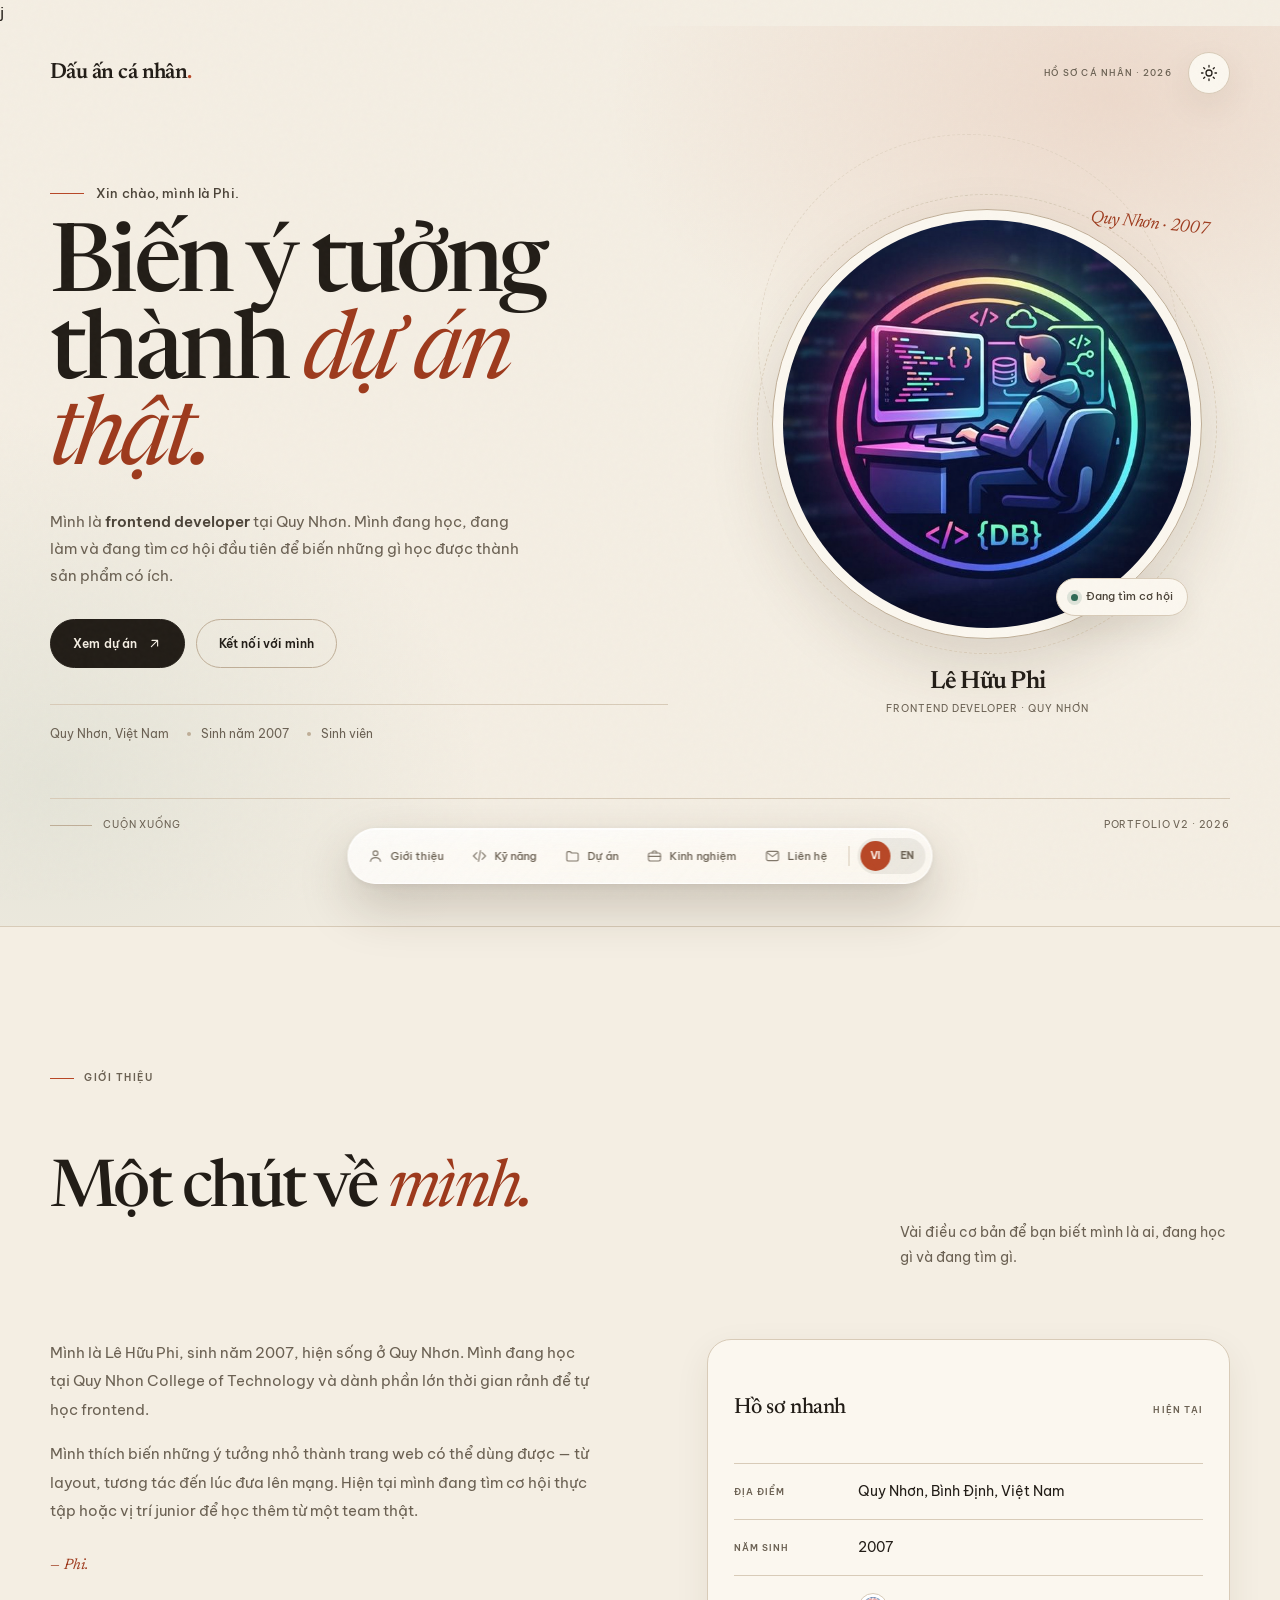
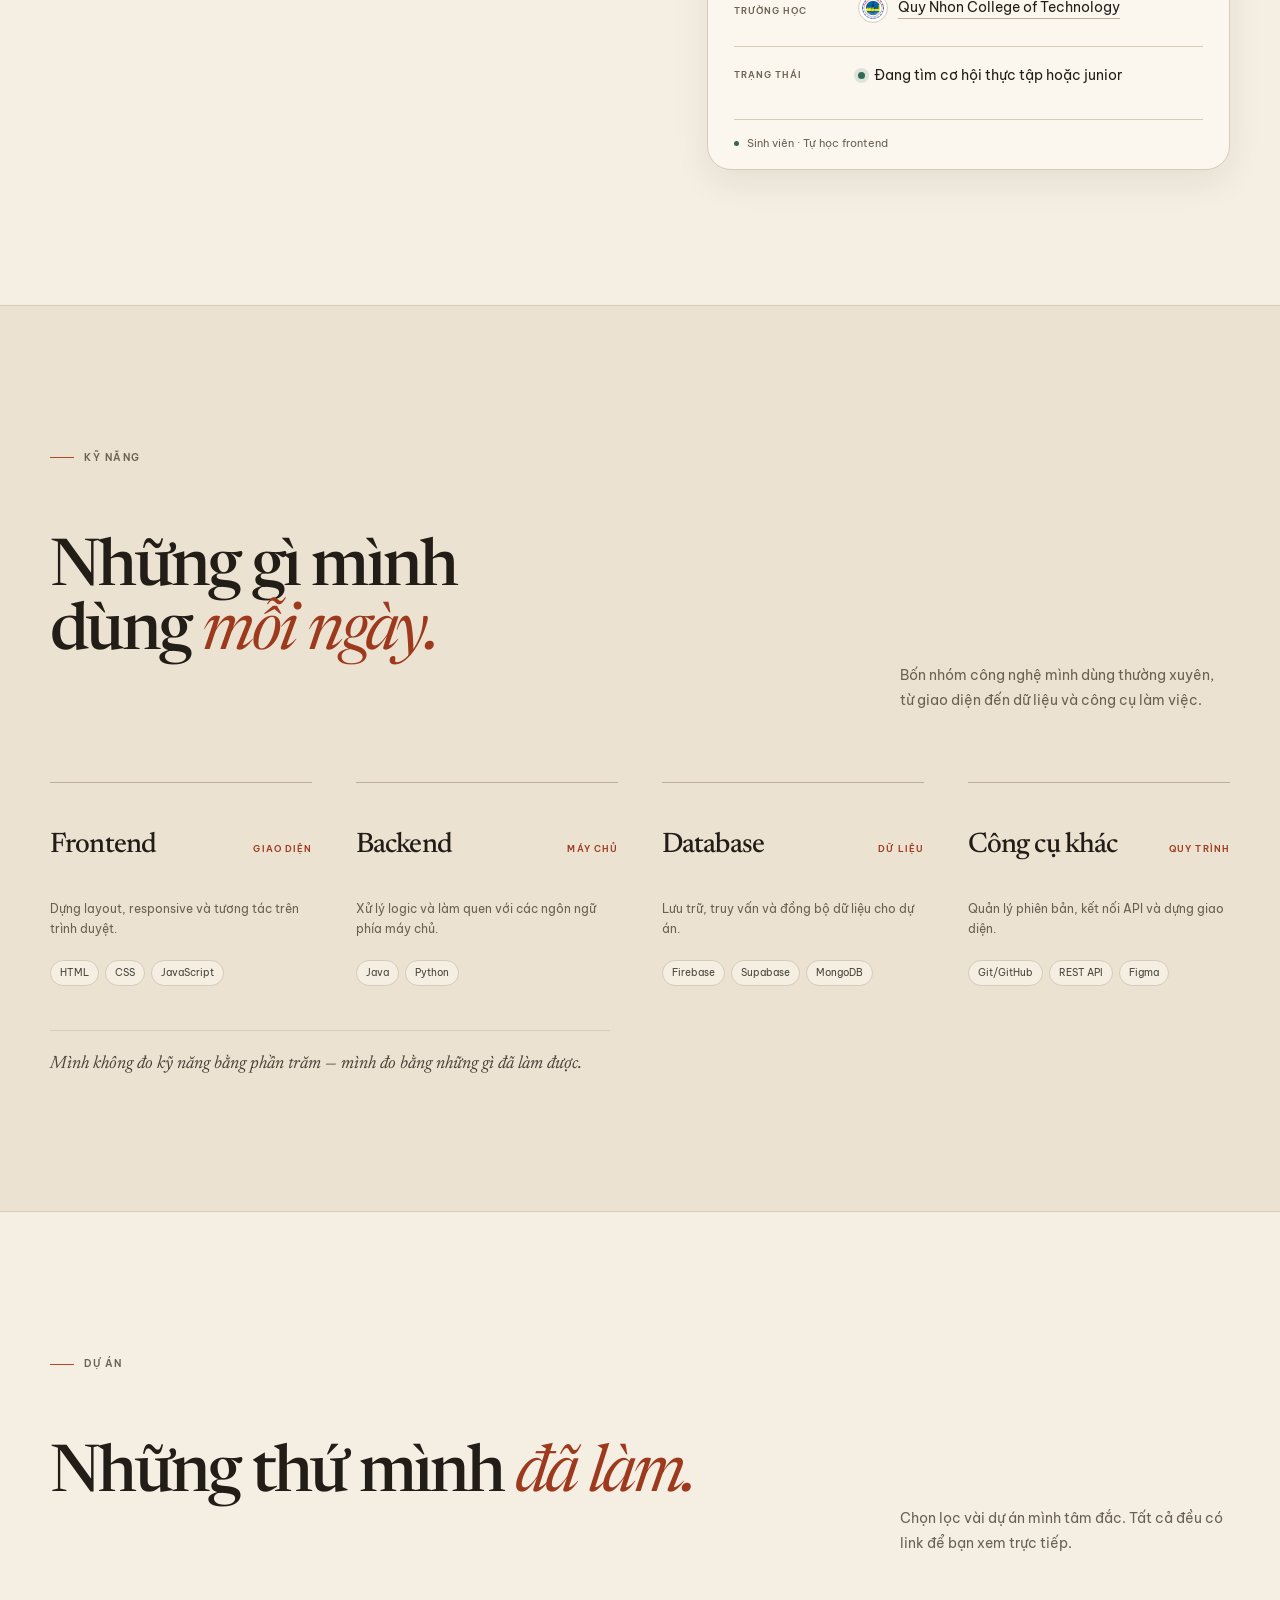
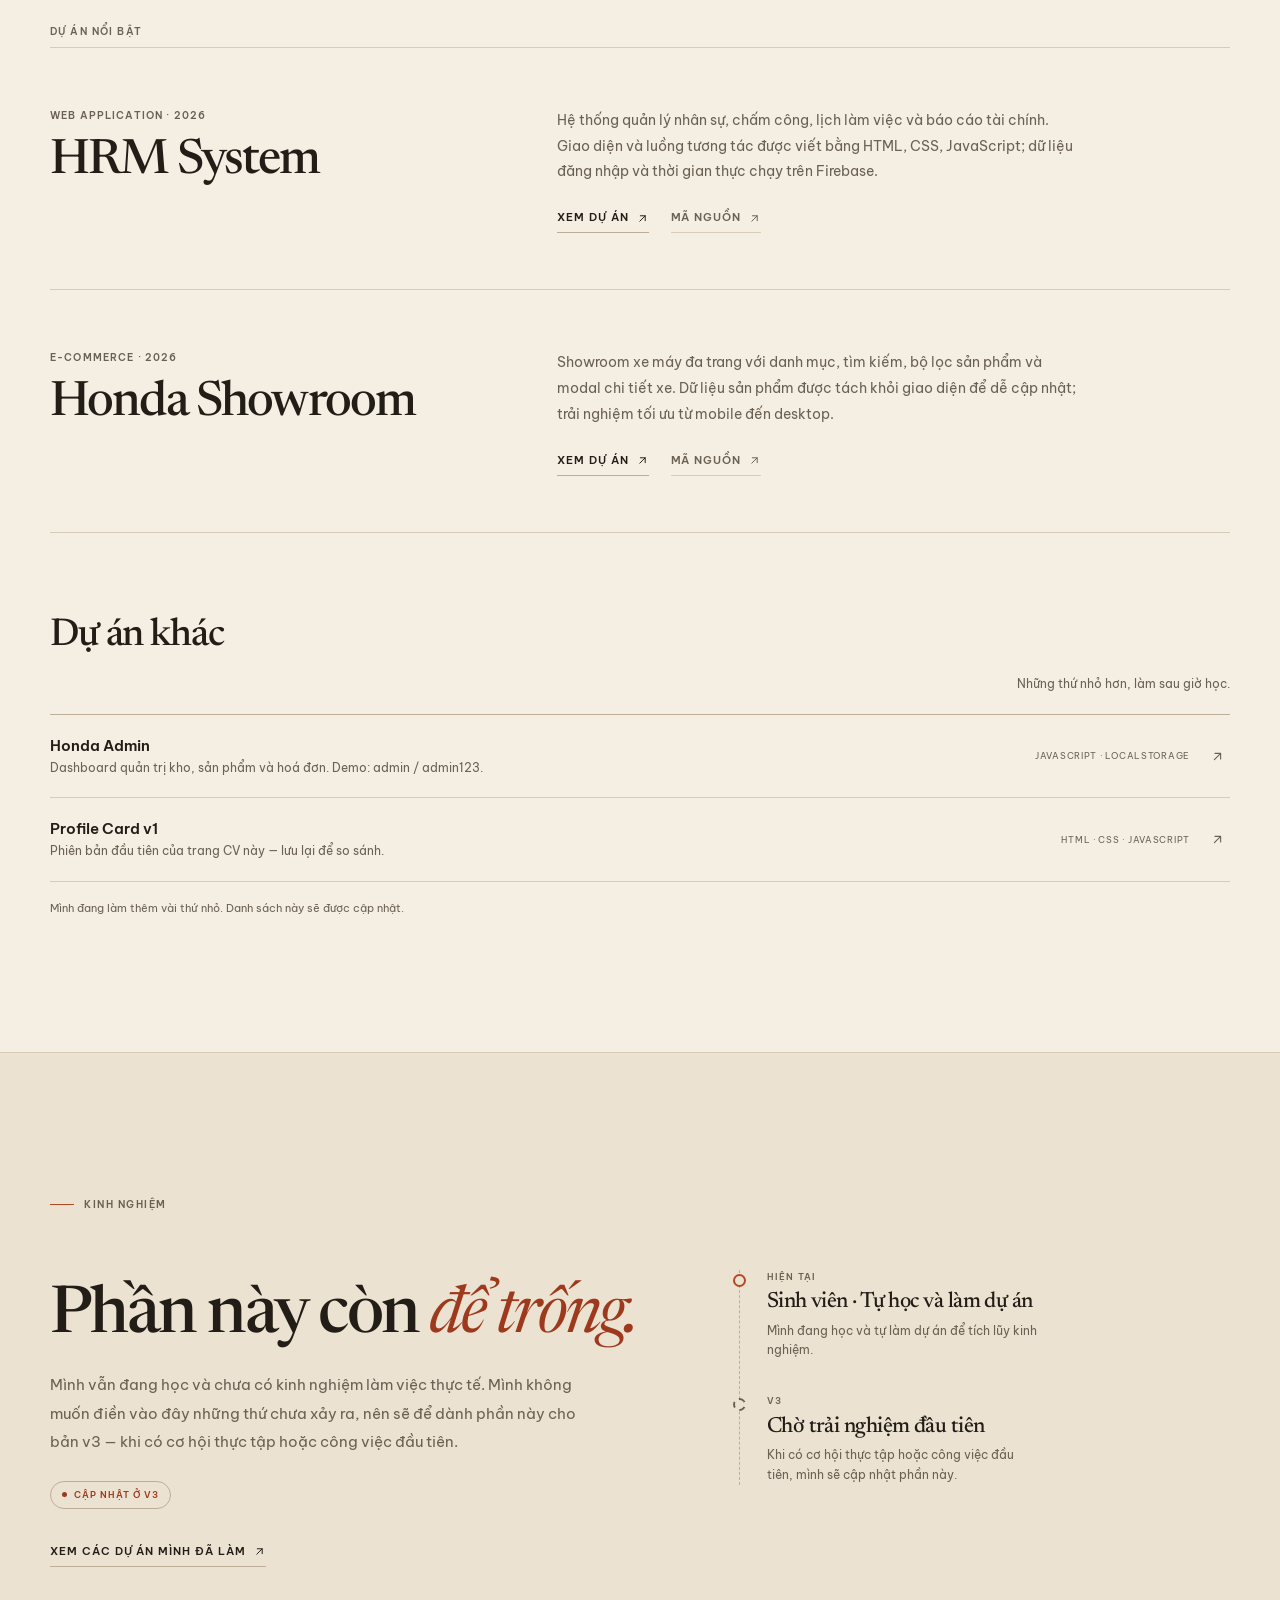
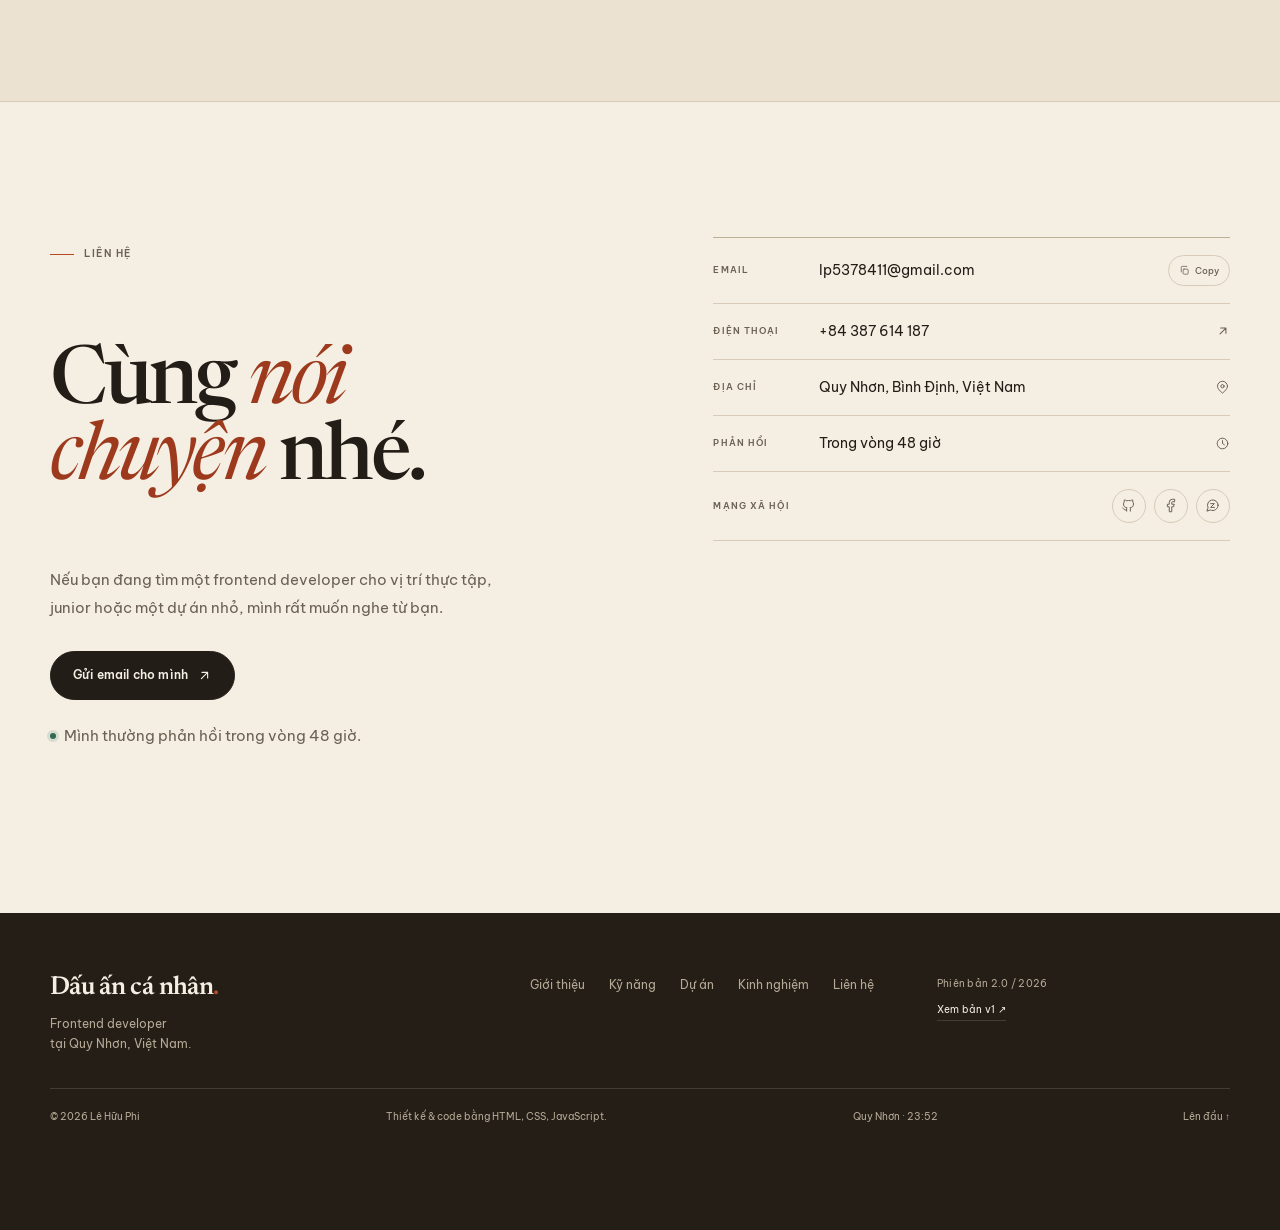
<file: index.html>
<!DOCTYPE html>
<html lang="vi" data-theme="light">j
<head>
    <meta charset="UTF-8">
    <meta name="viewport" content="width=device-width, initial-scale=1.0">
    <title>My Portfolio — Frontend Developer</title>
    <meta name="description" id="meta-description" content="Portfolio của Lê Hữu Phi — frontend developer tại Quy Nhơn, Việt Nam. Sinh năm 2007, đang học tại Quy Nhon College of Technology. Xem dự án HRM System, Honda Showroom và Honda Admin.">
    <meta name="author" content="Lê Hữu Phi">
    <meta name="theme-color" content="#f4eee3" id="theme-color">
    <link rel="canonical" href="https://wei7-dev.github.io/card-profile/">
    <meta property="og:type" content="website">
    <meta property="og:locale" id="og-locale" content="vi_VN">
    <meta property="og:url" content="https://wei7-dev.github.io/card-profile/">
    <meta property="og:site_name" content="Lê Hữu Phi — Frontend Developer">
    <meta property="og:title" id="og-title" content="Lê Hữu Phi — Frontend Developer">
    <meta property="og:description" id="og-description" content="Frontend developer tại Quy Nhơn. Mình biến ý tưởng thành dự án thật — xem các dự án và liên hệ với mình.">
    <meta property="og:image" content="https://wei7-dev.github.io/card-profile/assets/og-cover.jpg">
    <meta property="og:image:width" content="1200">
    <meta property="og:image:height" content="630">
    <meta property="og:image:alt" id="og-image-alt" content="Trang chủ portfolio Lê Hữu Phi — Biến ý tưởng thành dự án thật">
    <meta name="twitter:card" content="summary_large_image">
    <meta name="twitter:title" id="twitter-title" content="Lê Hữu Phi — Frontend Developer">
    <meta name="twitter:description" id="twitter-description" content="Frontend developer tại Quy Nhơn. Xem các dự án HRM System, Honda Showroom và Honda Admin.">
    <meta name="twitter:image" content="https://wei7-dev.github.io/card-profile/assets/og-cover.jpg">

    <link rel="icon" type="image/svg+xml" href="assets/favicon.svg">
    <link rel="preload" as="image" href="assets/avatar.jpg" fetchpriority="high">
    <link rel="preconnect" href="https://fonts.googleapis.com">
    <link rel="preconnect" href="https://fonts.gstatic.com" crossorigin>
    <link href="https://fonts.googleapis.com/css2?family=Be+Vietnam+Pro:ital,wght@0,300;0,400;0,500;0,600;0,700;1,400&family=Newsreader:ital,wght@0,400;0,500;0,600;1,400;1,500&display=swap" rel="stylesheet">
    <link rel="stylesheet" href="index.css?v=8">

    <script>
        (function () {
            try {
                var saved = localStorage.getItem('portfolio-theme');
                var theme = saved === 'dark' || saved === 'light' ? saved : 'light';
                document.documentElement.setAttribute('data-theme', theme);
                var themeMeta = document.getElementById('theme-color');
                if (themeMeta) {
                    themeMeta.setAttribute('content', theme === 'dark' ? '#171310' : '#f4eee3');
                }
            } catch (error) {
                document.documentElement.setAttribute('data-theme', 'light');
            }
            document.documentElement.classList.add('js');
        }());
    </script>
</head>

<body id="top">
    <a class="skip-link" href="#main" data-i18n="skip">Bỏ qua điều hướng</a>

    <!-- ============================================================
         ĐIỀU HƯỚNG NỔI
    ============================================================= -->
    <nav class="dock" id="dock" aria-label="Điều hướng chính" data-i18n-aria-label="nav.label">
        <div class="dock-links" id="dock-links">
            <span class="dock-indicator" id="dock-indicator" aria-hidden="true"></span>

            <a href="#gioi-thieu" data-nav="gioi-thieu" class="dock-link" aria-label="Giới thiệu" data-i18n-aria-label="nav.about">
                <svg viewBox="0 0 24 24" fill="none" stroke="currentColor" stroke-width="1.7" stroke-linecap="round" stroke-linejoin="round" aria-hidden="true">
                    <circle cx="12" cy="8" r="3.6"></circle>
                    <path d="M4.5 20c.7-3.5 3.6-5.5 7.5-5.5s6.8 2 7.5 5.5"></path>
                </svg>
                <span class="dock-label" data-i18n="nav.about">Giới thiệu</span>
            </a>

            <a href="#ky-nang" data-nav="ky-nang" class="dock-link" aria-label="Kỹ năng" data-i18n-aria-label="nav.skills">
                <svg viewBox="0 0 24 24" fill="none" stroke="currentColor" stroke-width="1.7" stroke-linecap="round" stroke-linejoin="round" aria-hidden="true">
                    <path d="m8 7-5 5 5 5M16 7l5 5-5 5M13.5 4l-3 16"></path>
                </svg>
                <span class="dock-label" data-i18n="nav.skills">Kỹ năng</span>
            </a>

            <a href="#du-an" data-nav="du-an" class="dock-link" aria-label="Dự án" data-i18n-aria-label="nav.projects">
                <svg viewBox="0 0 24 24" fill="none" stroke="currentColor" stroke-width="1.7" stroke-linecap="round" stroke-linejoin="round" aria-hidden="true">
                    <path d="M3.5 7.5a2 2 0 0 1 2-2h3.2l1.8 2h8a2 2 0 0 1 2 2v8a2 2 0 0 1-2 2h-13a2 2 0 0 1-2-2z"></path>
                </svg>
                <span class="dock-label" data-i18n="nav.projects">Dự án</span>
            </a>

            <a href="#kinh-nghiem" data-nav="kinh-nghiem" class="dock-link" aria-label="Kinh nghiệm" data-i18n-aria-label="nav.experience">
                <svg viewBox="0 0 24 24" fill="none" stroke="currentColor" stroke-width="1.7" stroke-linecap="round" stroke-linejoin="round" aria-hidden="true">
                    <rect x="3" y="7.5" width="18" height="12" rx="2.5"></rect>
                    <path d="M9 7.5V6a1.5 1.5 0 0 1 1.5-1.5h3A1.5 1.5 0 0 1 15 6v1.5M3 12.5h18"></path>
                </svg>
                <span class="dock-label" data-i18n="nav.experience">Kinh nghiệm</span>
            </a>

            <a href="#lien-he" data-nav="lien-he" class="dock-link" aria-label="Liên hệ" data-i18n-aria-label="nav.contact">
                <svg viewBox="0 0 24 24" fill="none" stroke="currentColor" stroke-width="1.7" stroke-linecap="round" stroke-linejoin="round" aria-hidden="true">
                    <rect x="3" y="5" width="18" height="14" rx="2.5"></rect>
                    <path d="m4 7 8 6 8-6"></path>
                </svg>
                <span class="dock-label" data-i18n="nav.contact">Liên hệ</span>
            </a>
        </div>

        <span class="dock-divider" aria-hidden="true"></span>

        <div class="dock-lang" role="group" aria-label="Chọn ngôn ngữ" data-i18n-aria-label="nav.langLabel">
            <button type="button" data-lang="vi" class="is-active" aria-pressed="true">VI</button>
            <button type="button" data-lang="en" aria-pressed="false">EN</button>
        </div>
    </nav>

    <main id="main">
        <!-- ============================================================
             MỞ ĐẦU
        ============================================================= -->
        <section class="hero">
            <header class="topbar">
                <div class="shell topbar-inner">
                    <a class="brand" href="#top" aria-label="Dấu ấn cá nhân — về đầu trang" data-i18n-aria-label="topbar.brandAria">
                        <span data-i18n="topbar.brand">Dấu ấn cá nhân</span><span class="brand-dot">.</span>
                    </a>
                    <div class="topbar-actions">
                        <span class="topbar-note" data-i18n="topbar.note">Hồ sơ cá nhân · 2026</span>
                        <button class="theme-toggle" id="theme-toggle" type="button" aria-label="Chuyển sang giao diện tối" title="Đổi giao diện">
                            <svg class="icon-sun" viewBox="0 0 24 24" width="18" height="18" fill="none" stroke="currentColor" stroke-width="1.7" stroke-linecap="round" aria-hidden="true">
                                <circle cx="12" cy="12" r="4"></circle>
                                <path d="M12 2v2M12 20v2M4.93 4.93l1.41 1.41M17.66 17.66l1.41 1.41M2 12h2M20 12h2M6.34 17.66l-1.41 1.41M19.07 4.93l-1.41 1.41"></path>
                            </svg>
                            <svg class="icon-moon" viewBox="0 0 24 24" width="18" height="18" fill="none" stroke="currentColor" stroke-width="1.7" stroke-linecap="round" stroke-linejoin="round" aria-hidden="true">
                                <path d="M12 3a6 6 0 0 0 9 9 9 9 0 1 1-9-9Z"></path>
                            </svg>
                        </button>
                    </div>
                </div>
            </header>

            <div class="shell hero-inner">
                <div class="hero-copy">
                    <p class="hero-hello">
                        <span class="hello-line" aria-hidden="true"></span>
                        <span data-i18n="hero.hello">Xin chào, mình là Phi.</span>
                    </p>

                    <h1 class="hero-quote" id="hero-title">
                        <span data-i18n="hero.quote1">Biến ý tưởng</span>
                        <span data-i18n="hero.quote2">thành <em>dự án thật.</em></span>
                    </h1>

                    <p class="hero-lede" data-i18n="hero.lede">
                        Mình là <strong>frontend developer</strong> tại Quy Nhơn. Mình đang học,
                        đang làm và đang tìm cơ hội đầu tiên để biến những gì học được
                        thành sản phẩm có ích.
                    </p>

                    <div class="hero-actions">
                        <a class="btn btn-primary" href="#du-an">
                            <span data-i18n="hero.ctaProjects">Xem dự án</span>
                            <svg viewBox="0 0 24 24" fill="none" stroke="currentColor" stroke-width="1.8" stroke-linecap="round" stroke-linejoin="round" aria-hidden="true">
                                <path d="M7 17 17 7M8 7h9v9"></path>
                            </svg>
                        </a>
                        <a class="btn btn-ghost" href="#lien-he" data-i18n="hero.ctaContact">Kết nối với mình</a>
                    </div>

                    <ul class="hero-meta">
                        <li data-i18n="hero.metaLocation">Quy Nhơn, Việt Nam</li>
                        <li data-i18n="hero.metaBirth">Sinh năm 2007</li>
                        <li data-i18n="hero.metaStudent">Sinh viên</li>
                    </ul>
                </div>

                <div class="hero-portrait">
                    <span class="portrait-note" data-i18n="hero.portraitNote" aria-hidden="true">Quy Nhơn · 2007</span>

                    <div class="portrait-frame">
                        <img src="assets/avatar.jpg" width="1100" height="600" alt="Minh hoạ Lê Hữu Phi đang làm việc bên máy tính" data-i18n-alt="hero.avatarAlt" fetchpriority="high">
                        <span class="portrait-badge">
                            <span class="status-dot" aria-hidden="true"></span>
                            <span data-i18n="hero.status">Đang tìm cơ hội</span>
                        </span>
                    </div>

                    <p class="portrait-caption">
                        <strong>Lê Hữu Phi</strong>
                        <span data-i18n="hero.role">Frontend developer · Quy Nhơn</span>
                    </p>
                </div>
            </div>

            <div class="shell hero-foot">
                <a class="scroll-cue" href="#gioi-thieu">
                    <span class="scroll-cue-line" aria-hidden="true"></span>
                    <span data-i18n="hero.scroll">Cuộn xuống</span>
                </a>
                <span class="hero-version" data-i18n="hero.version">Portfolio v2 · 2026</span>
            </div>
        </section>

        <!-- ============================================================
             GIỚI THIỆU
        ============================================================= -->
        <section class="section about" id="gioi-thieu" aria-labelledby="about-title">
            <div class="shell">
                <div class="section-head reveal">
                    <div>
                        <span class="section-eyebrow" data-i18n="about.eyebrow">Giới thiệu</span>
                        <h2 class="section-title" id="about-title" data-i18n="about.title">Một chút về <em>mình.</em></h2>
                    </div>
                    <p class="section-desc" data-i18n="about.desc">
                        Vài điều cơ bản để bạn biết mình là ai, đang học gì và đang tìm gì.
                    </p>
                </div>

                <div class="about-grid">
                    <div class="about-copy reveal">
                        <p data-i18n="about.p1">
                            Mình là Lê Hữu Phi, sinh năm 2007, hiện sống ở Quy Nhơn. Mình đang học
                            tại Quy Nhon College of Technology và dành phần lớn thời gian rảnh
                            để tự học frontend.
                        </p>
                        <p data-i18n="about.p2">
                            Mình thích biến những ý tưởng nhỏ thành trang web có thể dùng được —
                            từ layout, tương tác đến lúc đưa lên mạng. Hiện tại mình đang tìm
                            cơ hội thực tập hoặc vị trí junior để học thêm từ một team thật.
                        </p>
                        <p class="about-signature" data-i18n="about.signature">— Phi.</p>
                    </div>

                    <aside class="fact-card reveal" aria-labelledby="facts-title">
                        <div class="fact-card-head">
                            <h3 id="facts-title" data-i18n="about.factsTitle">Hồ sơ nhanh</h3>
                            <span class="fact-card-label" data-i18n="about.factsLabel">Hiện tại</span>
                        </div>

                        <dl class="facts">
                            <div class="fact-row">
                                <dt data-i18n="about.locationLabel">Địa điểm</dt>
                                <dd data-i18n="about.locationValue">Quy Nhơn, Bình Định, Việt Nam</dd>
                            </div>
                            <div class="fact-row">
                                <dt data-i18n="about.birthLabel">Năm sinh</dt>
                                <dd data-i18n="about.birthValue">2007</dd>
                            </div>
                            <div class="fact-row">
                                <dt data-i18n="about.schoolLabel">Trường học</dt>
                                <dd>
                                    <a class="fact-school" href="https://cdktcnqn.edu.vn" target="_blank" rel="noopener" aria-label="Mở website trường trong tab mới" data-i18n-aria-label="about.schoolAria">
                                        <img src="assets/school.png" width="64" height="64" alt="Logo Trường Cao đẳng Kỹ thuật Công nghệ Quy Nhơn" data-i18n-alt="about.schoolLogoAlt" loading="lazy">
                                        <span data-i18n="about.schoolValue">Quy Nhon College of Technology</span>
                                    </a>
                                </dd>
                            </div>
                            <div class="fact-row">
                                <dt data-i18n="about.statusLabel">Trạng thái</dt>
                                <dd>
                                    <span class="fact-status">
                                        <span class="status-dot" aria-hidden="true"></span>
                                        <span data-i18n="about.statusValue">Đang tìm cơ hội thực tập hoặc junior</span>
                                    </span>
                                </dd>
                            </div>
                        </dl>

                        <p class="fact-foot">
                            <span class="status-dot status-dot--tiny" aria-hidden="true"></span>
                            <span data-i18n="about.current">Sinh viên · Tự học frontend</span>
                        </p>
                    </aside>
                </div>
            </div>
        </section>

        <!-- ============================================================
             KỸ NĂNG
        ============================================================= -->
        <section class="section skills" id="ky-nang" aria-labelledby="skills-title">
            <div class="shell">
                <div class="section-head reveal">
                    <div>
                        <span class="section-eyebrow" data-i18n="skills.eyebrow">Kỹ năng</span>
                        <h2 class="section-title" id="skills-title" data-i18n="skills.title">Những gì mình dùng <em>mỗi ngày.</em></h2>
                    </div>
                    <p class="section-desc" data-i18n="skills.desc">
                        Không phải danh sách để khoe. Đây là những công cụ mình thực sự mở ra
                        và dùng khi làm dự án.
                    </p>
                </div>

                <div class="skills-grid">
                    <article class="skill-group reveal">
                        <div class="skill-group-head">
                            <h3 data-i18n="skills.frontendTitle">Frontend</h3>
                            <span class="skill-group-hint" data-i18n="skills.frontendHint">Giao diện</span>
                        </div>
                        <p class="skill-group-desc" data-i18n="skills.frontendDesc">
                            Dựng layout, responsive và tương tác trên trình duyệt.
                        </p>
                        <ul class="skill-tags" aria-label="Công nghệ frontend" data-i18n-aria-label="skills.frontendAria">
                            <li>HTML</li>
                            <li>CSS</li>
                            <li>JavaScript</li>
                        </ul>
                    </article>

                    <article class="skill-group reveal">
                        <div class="skill-group-head">
                            <h3 data-i18n="skills.backendTitle">Backend</h3>
                            <span class="skill-group-hint" data-i18n="skills.backendHint">Máy chủ</span>
                        </div>
                        <p class="skill-group-desc" data-i18n="skills.backendDesc">
                            Xử lý logic và làm quen với các ngôn ngữ phía máy chủ.
                        </p>
                        <ul class="skill-tags" aria-label="Công nghệ backend" data-i18n-aria-label="skills.backendAria">
                            <li>Java</li>
                            <li>Python</li>
                        </ul>
                    </article>

                    <article class="skill-group reveal">
                        <div class="skill-group-head">
                            <h3 data-i18n="skills.databaseTitle">Database</h3>
                            <span class="skill-group-hint" data-i18n="skills.databaseHint">Dữ liệu</span>
                        </div>
                        <p class="skill-group-desc" data-i18n="skills.databaseDesc">
                            Lưu trữ, truy vấn và đồng bộ dữ liệu cho dự án.
                        </p>
                        <ul class="skill-tags" aria-label="Cơ sở dữ liệu" data-i18n-aria-label="skills.databaseAria">
                            <li>Firebase</li>
                            <li>Supabase</li>
                            <li>MongoDB</li>
                        </ul>
                    </article>

                    <article class="skill-group reveal">
                        <div class="skill-group-head">
                            <h3 data-i18n="skills.toolsTitle">Công cụ khác</h3>
                            <span class="skill-group-hint" data-i18n="skills.toolsHint">Quy trình</span>
                        </div>
                        <p class="skill-group-desc" data-i18n="skills.toolsDesc">
                            Quản lý phiên bản, kết nối API và dựng giao diện.
                        </p>
                        <ul class="skill-tags" aria-label="Công cụ khác" data-i18n-aria-label="skills.toolsAria">
                            <li>Git/GitHub</li>
                            <li>REST API</li>
                            <li>Figma</li>
                        </ul>
                    </article>
                </div>

                <p class="skills-quote reveal" data-i18n="skills.note">
                    Mình không đo kỹ năng bằng phần trăm — mình đo bằng những gì đã làm được.
                </p>
            </div>
        </section>

        <!-- ============================================================
             DỰ ÁN
        ============================================================= -->
        <section class="section work" id="du-an" aria-labelledby="work-title">
            <div class="shell">
                <div class="section-head reveal">
                    <div>
                        <span class="section-eyebrow" data-i18n="work.eyebrow">Dự án</span>
                        <h2 class="section-title" id="work-title" data-i18n="work.title">Những thứ mình <em>đã làm.</em></h2>
                    </div>
                    <p class="section-desc" data-i18n="work.desc">
                        Chọn lọc vài dự án mình tâm đắc. Tất cả đều có link để bạn xem trực tiếp.
                    </p>
                </div>

                <p class="projects-label reveal" data-i18n="work.featuredLabel">Dự án nổi bật</p>

                <div class="projects">
                    <article class="project reveal">
                        <div class="project-intro">
                            <p class="project-meta" data-i18n="work.p1.meta">Web application · 2026</p>
                            <h3>HRM System</h3>
                        </div>
                        <div class="project-info">
                            <p class="project-desc" data-i18n="work.p1.desc">
                                Hệ thống quản lý nhân sự, chấm công, lịch làm việc và báo cáo tài chính.
                                Giao diện và luồng tương tác được viết bằng HTML, CSS, JavaScript;
                                dữ liệu đăng nhập và thời gian thực chạy trên Firebase.
                            </p>
                            <div class="project-links">
                                <a class="text-link" href="https://wei7-dev.github.io/hrm-system/" target="_blank" rel="noopener">
                                    <span data-i18n="work.viewProject">Xem dự án</span>
                                    <svg viewBox="0 0 24 24" fill="none" stroke="currentColor" stroke-width="1.8" stroke-linecap="round" stroke-linejoin="round" aria-hidden="true"><path d="M7 17 17 7M8 7h9v9"></path></svg>
                                </a>
                                <a class="text-link text-link--muted" href="https://github.com/wei7-dev/hrm-system" target="_blank" rel="noopener">
                                    <span data-i18n="work.sourceCode">Mã nguồn</span>
                                    <svg viewBox="0 0 24 24" fill="none" stroke="currentColor" stroke-width="1.8" stroke-linecap="round" stroke-linejoin="round" aria-hidden="true"><path d="M7 17 17 7M8 7h9v9"></path></svg>
                                </a>
                            </div>
                        </div>
                    </article>

                    <article class="project reveal">
                        <div class="project-intro">
                            <p class="project-meta" data-i18n="work.p2.meta">E-commerce · 2026</p>
                            <h3>Honda Showroom</h3>
                        </div>
                        <div class="project-info">
                            <p class="project-desc" data-i18n="work.p2.desc">
                                Showroom xe máy đa trang với danh mục, tìm kiếm, bộ lọc sản phẩm và
                                modal chi tiết xe. Dữ liệu sản phẩm được tách khỏi giao diện để dễ
                                cập nhật; trải nghiệm tối ưu từ mobile đến desktop.
                            </p>
                            <div class="project-links">
                                <a class="text-link" href="https://wei7-dev.github.io/honda-dashboard/honda-model/index.html" target="_blank" rel="noopener">
                                    <span data-i18n="work.viewProject">Xem dự án</span>
                                    <svg viewBox="0 0 24 24" fill="none" stroke="currentColor" stroke-width="1.8" stroke-linecap="round" stroke-linejoin="round" aria-hidden="true"><path d="M7 17 17 7M8 7h9v9"></path></svg>
                                </a>
                                <a class="text-link text-link--muted" href="https://github.com/wei7-dev/honda-dashboard" target="_blank" rel="noopener">
                                    <span data-i18n="work.sourceCode">Mã nguồn</span>
                                    <svg viewBox="0 0 24 24" fill="none" stroke="currentColor" stroke-width="1.8" stroke-linecap="round" stroke-linejoin="round" aria-hidden="true"><path d="M7 17 17 7M8 7h9v9"></path></svg>
                                </a>
                            </div>
                        </div>
                    </article>
                </div>

                <div class="other-section reveal">
                    <div class="other-head">
                        <h3 data-i18n="work.otherLabel">Dự án khác</h3>
                        <p data-i18n="work.otherDesc">Những thứ nhỏ hơn, làm sau giờ học.</p>
                    </div>

                    <div class="other-list">
                        <a class="other-item" href="https://wei7-dev.github.io/honda-dashboard/admin-dashboard/index.html" target="_blank" rel="noopener" aria-label="Mở bản demo Honda Admin trong tab mới" data-i18n-aria-label="work.o1.aria">
                            <span class="other-main">
                                <strong>Honda Admin</strong>
                                <span data-i18n="work.o1.desc">Dashboard quản trị kho, sản phẩm và hoá đơn. Demo: admin / admin123.</span>
                            </span>
                            <span class="other-tags">JavaScript · LocalStorage</span>
                            <svg class="other-arrow" viewBox="0 0 24 24" fill="none" stroke="currentColor" stroke-width="1.8" stroke-linecap="round" stroke-linejoin="round" aria-hidden="true"><path d="M7 17 17 7M8 7h9v9"></path></svg>
                        </a>

                        <a class="other-item" href="v1/index.html" target="_blank" rel="noopener" aria-label="Mở bản Profile Card v1 trong tab mới" data-i18n-aria-label="work.o2.aria">
                            <span class="other-main">
                                <strong>Profile Card v1</strong>
                                <span data-i18n="work.o2.desc">Phiên bản đầu tiên của trang CV này — lưu lại để so sánh.</span>
                            </span>
                            <span class="other-tags">HTML · CSS · JavaScript</span>
                            <svg class="other-arrow" viewBox="0 0 24 24" fill="none" stroke="currentColor" stroke-width="1.8" stroke-linecap="round" stroke-linejoin="round" aria-hidden="true"><path d="M7 17 17 7M8 7h9v9"></path></svg>
                        </a>
                    </div>

                    <p class="other-note" data-i18n="work.otherNote">Mình đang làm thêm vài thứ nhỏ. Danh sách này sẽ được cập nhật.</p>
                </div>
            </div>
        </section>

        <!-- ============================================================
             KINH NGHIỆM
        ============================================================= -->
        <section class="section experience" id="kinh-nghiem" aria-labelledby="experience-title">
            <div class="shell">
                <div class="experience-grid">
                    <div class="experience-copy reveal">
                        <span class="section-eyebrow" data-i18n="exp.eyebrow">Kinh nghiệm</span>
                        <h2 class="section-title" id="experience-title" data-i18n="exp.title">Phần này còn <em>để trống.</em></h2>
                        <p data-i18n="exp.p">
                            Mình vẫn đang học và chưa có kinh nghiệm làm việc thực tế. Mình không
                            muốn điền vào đây những thứ chưa xảy ra, nên sẽ để dành phần này cho
                            bản v3 — khi có cơ hội thực tập hoặc công việc đầu tiên.
                        </p>
                        <span class="experience-badge" data-i18n="exp.badge">Cập nhật ở v3</span>
                        <div class="experience-cta">
                            <a class="text-link" href="#du-an">
                                <span data-i18n="exp.cta">Xem các dự án mình đã làm</span>
                                <svg viewBox="0 0 24 24" fill="none" stroke="currentColor" stroke-width="1.8" stroke-linecap="round" stroke-linejoin="round" aria-hidden="true"><path d="M7 17 17 7M8 7h9v9"></path></svg>
                            </a>
                        </div>
                    </div>

                    <div class="experience-track reveal" aria-label="Lộ trình kinh nghiệm" data-i18n-aria-label="exp.trackAria">
                        <div class="track-item">
                            <span class="track-label" data-i18n="exp.nowLabel">Hiện tại</span>
                            <p class="track-value" data-i18n="exp.nowValue">Sinh viên · Tự học và làm dự án</p>
                            <p class="track-note" data-i18n="exp.nowNote">Mình đang học và tự làm dự án để tích lũy kinh nghiệm.</p>
                        </div>
                        <div class="track-item track-item--future">
                            <span class="track-label">v3</span>
                            <p class="track-value" data-i18n="exp.futureValue">Chờ trải nghiệm đầu tiên</p>
                            <p class="track-note" data-i18n="exp.futureNote">Khi có cơ hội thực tập hoặc công việc đầu tiên, mình sẽ cập nhật phần này.</p>
                        </div>
                    </div>
                </div>
            </div>
        </section>

        <!-- ============================================================
             LIÊN HỆ
        ============================================================= -->
        <section class="section contact" id="lien-he" aria-labelledby="contact-title">
            <div class="shell">
                <div class="contact-grid">
                    <div class="contact-copy reveal">
                        <span class="section-eyebrow" data-i18n="contact.eyebrow">Liên hệ</span>
                        <h2 class="section-title contact-title" id="contact-title" data-i18n="contact.title">Cùng <em>nói chuyện</em> nhé.</h2>
                        <p data-i18n="contact.p">
                            Nếu bạn đang tìm một frontend developer cho vị trí thực tập, junior
                            hoặc một dự án nhỏ, mình rất muốn nghe từ bạn.
                        </p>
                        <div class="contact-actions">
                            <a class="btn btn-primary" href="mailto:lp5378411@gmail.com?subject=K%E1%BA%BFt%20n%E1%BB%91i%20v%E1%BB%9Bi%20L%C3%AA%20H%E1%BB%AFu%20Phi">
                                <span data-i18n="contact.emailCta">Gửi email cho mình</span>
                                <svg viewBox="0 0 24 24" fill="none" stroke="currentColor" stroke-width="1.8" stroke-linecap="round" stroke-linejoin="round" aria-hidden="true"><path d="M7 17 17 7M8 7h9v9"></path></svg>
                            </a>
                        </div>
                        <p class="contact-note">
                            <span class="status-dot status-dot--small" aria-hidden="true"></span>
                            <span data-i18n="contact.note">Mình thường phản hồi trong vòng 48 giờ.</span>
                        </p>
                    </div>

                    <div class="contact-list reveal">
                        <div class="contact-row contact-row--email">
                            <span class="contact-label">Email</span>
                            <span class="contact-value"><a href="mailto:lp5378411@gmail.com">lp5378411@gmail.com</a></span>
                            <button class="copy-btn" id="copy-email" type="button" data-copy="lp5378411@gmail.com" aria-label="Sao chép địa chỉ email" data-i18n-aria-label="contact.copyAria">
                                <svg viewBox="0 0 24 24" fill="none" stroke="currentColor" stroke-width="1.7" stroke-linecap="round" stroke-linejoin="round" aria-hidden="true">
                                    <rect x="9" y="9" width="11" height="11" rx="2"></rect>
                                    <path d="M5 15V5a2 2 0 0 1 2-2h10"></path>
                                </svg>
                                <span data-i18n="contact.copy">Copy</span>
                            </button>
                        </div>

                        <a class="contact-row" href="tel:+84387614187">
                            <span class="contact-label" data-i18n="contact.phoneLabel">Điện thoại</span>
                            <span class="contact-value">+84 387 614 187</span>
                            <svg class="contact-arrow" viewBox="0 0 24 24" fill="none" stroke="currentColor" stroke-width="1.8" stroke-linecap="round" stroke-linejoin="round" aria-hidden="true"><path d="M7 17 17 7M8 7h9v9"></path></svg>
                        </a>

                        <div class="contact-row contact-row--static">
                            <span class="contact-label" data-i18n="contact.locationLabel">Địa chỉ</span>
                            <span class="contact-value" data-i18n="contact.locationValue">Quy Nhơn, Bình Định, Việt Nam</span>
                            <svg class="contact-icon" viewBox="0 0 24 24" fill="none" stroke="currentColor" stroke-width="1.6" stroke-linecap="round" stroke-linejoin="round" aria-hidden="true">
                                <path d="M20 10c0 5-8 11-8 11S4 15 4 10a8 8 0 0 1 16 0Z"></path>
                                <circle cx="12" cy="10" r="2.6"></circle>
                            </svg>
                        </div>

                        <div class="contact-row contact-row--static">
                            <span class="contact-label" data-i18n="contact.responseLabel">Phản hồi</span>
                            <span class="contact-value" data-i18n="contact.responseValue">Trong vòng 48 giờ</span>
                            <svg class="contact-icon" viewBox="0 0 24 24" fill="none" stroke="currentColor" stroke-width="1.6" stroke-linecap="round" stroke-linejoin="round" aria-hidden="true">
                                <circle cx="12" cy="12" r="8.5"></circle>
                                <path d="M12 7.5V12l3 2"></path>
                            </svg>
                        </div>

                        <div class="contact-row contact-row--social">
                            <span class="contact-label" data-i18n="contact.socialLabel">Mạng xã hội</span>
                            <div class="social-links">
                                <a class="social-link" href="https://github.com/wei7-dev" target="_blank" rel="noopener" aria-label="Mở GitHub trong tab mới" data-i18n-aria-label="contact.githubAria">
                                    <svg viewBox="0 0 24 24" fill="none" stroke="currentColor" stroke-width="1.6" stroke-linecap="round" stroke-linejoin="round" aria-hidden="true">
                                        <path d="M9 19c-4.3 1.4-4.3-2.5-6-3m12 5v-3.5c0-1 .1-1.4-.5-2 2.8-.3 5.5-1.4 5.5-6a4.6 4.6 0 0 0-1.3-3.2 4.2 4.2 0 0 0-.1-3.2s-1.1-.3-3.5 1.3a12.3 12.3 0 0 0-6.2 0C6.5 2.8 5.4 3.1 5.4 3.1a4.2 4.2 0 0 0-.1 3.2A4.6 4.6 0 0 0 4 9.5c0 4.6 2.7 5.7 5.5 6-.6.6-.6 1.2-.5 2V21"></path>
                                    </svg>
                                </a>
                                <a class="social-link" href="https://www.facebook.com/wei.077" target="_blank" rel="noopener" aria-label="Mở Facebook trong tab mới" data-i18n-aria-label="contact.facebookAria">
                                    <svg viewBox="0 0 24 24" fill="none" stroke="currentColor" stroke-width="1.6" stroke-linecap="round" stroke-linejoin="round" aria-hidden="true">
                                        <path d="M18 2h-3a5 5 0 0 0-5 5v3H7v4h3v8h4v-8h3l1-4h-4V7a1 1 0 0 1 1-1h3Z"></path>
                                    </svg>
                                </a>
                                <a class="social-link" href="https://zalo.me/0387614187" target="_blank" rel="noopener" aria-label="Mở Zalo trong tab mới" data-i18n-aria-label="contact.zaloAria">
                                    <svg viewBox="0 0 24 24" fill="none" stroke="currentColor" stroke-width="1.6" stroke-linecap="round" stroke-linejoin="round" aria-hidden="true">
                                        <path d="M21 11.5a8.5 8.5 0 0 1-12.4 7.6L3 21l1.9-5.6A8.5 8.5 0 1 1 21 11.5Z"></path>
                                        <path d="M9 9h6l-6 6h6"></path>
                                    </svg>
                                </a>
                            </div>
                        </div>
                    </div>
                </div>
            </div>
        </section>
    </main>

    <!-- ============================================================
         FOOTER
    ============================================================= -->
    <footer class="site-footer">
        <div class="shell">
            <div class="footer-top">
                <div class="footer-brand">
                    <a class="brand" href="#top" aria-label="Dấu ấn cá nhân — về đầu trang" data-i18n-aria-label="topbar.brandAria">
                        <span data-i18n="topbar.brand">Dấu ấn cá nhân</span><span class="brand-dot">.</span>
                    </a>
                    <p data-i18n="footer.tagline">Frontend developer<br>tại Quy Nhơn, Việt Nam.</p>
                </div>

                <nav class="footer-nav" aria-label="Điều hướng footer" data-i18n-aria-label="footer.navLabel">
                    <a href="#gioi-thieu" data-i18n="nav.about">Giới thiệu</a>
                    <a href="#ky-nang" data-i18n="nav.skills">Kỹ năng</a>
                    <a href="#du-an" data-i18n="nav.projects">Dự án</a>
                    <a href="#kinh-nghiem" data-i18n="nav.experience">Kinh nghiệm</a>
                    <a href="#lien-he" data-i18n="nav.contact">Liên hệ</a>
                </nav>

                <div class="footer-meta">
                    <span data-i18n="footer.version">Phiên bản 2.0 / 2026</span>
                    <a href="v1/index.html" target="_blank" rel="noopener" data-i18n="footer.v1">Xem bản v1 ↗</a>
                </div>
            </div>

            <div class="footer-bottom">
                <span>© <span id="year">2026</span> Lê Hữu Phi</span>
                <span data-i18n="footer.built">Thiết kế &amp; code bằng HTML, CSS, JavaScript.</span>
                <span id="local-time">Quy Nhơn · --:--</span>
                <a href="#top" data-i18n="footer.top">Lên đầu ↑</a>
            </div>
        </div>
    </footer>

    <div class="toast" id="toast" role="status" aria-live="polite"></div>

    <script src="index.js?v=8"></script>
</body>
</html>
</file>
<file: index.css>
/* ==========================================================================
   LÊ HỮU PHI — PORTFOLIO V2
   Hồ sơ cá nhân, không framework, không bước build.
   ========================================================================== */

/* ==========================================================================
   01. TOKENS
   ========================================================================== */
:root {
    --display: "Newsreader", Georgia, "Times New Roman", serif;
    --sans: "Be Vietnam Pro", "Segoe UI", sans-serif;
    --shell: 1180px;
    --ease: cubic-bezier(0.22, 0.8, 0.3, 1);
}

:root,
[data-theme="light"] {
    color-scheme: light;

    --bg: #f4eee3;
    --bg-2: #ece2d2;
    --bg-3: #e4d8c5;
    --surface: #fbf7ef;
    --surface-2: #f0e7d9;
    --ink: #221d17;
    --ink-soft: #4b4338;
    --muted: #6b6153;
    --line: #d8cbb8;
    --line-strong: #bfae97;
    --accent: #b84726;
    --accent-text: #9d3a1d;
    --accent-soft: #efd5c9;
    --accent-ink: #fff8f1;
    --green: #2f6a56;
    --green-soft: rgba(47, 106, 86, 0.14);
    --glass: rgba(255, 255, 255, 0.52);
    --glass-strong: rgba(255, 255, 255, 0.76);
    --glass-border: rgba(255, 255, 255, 0.74);
    --glass-highlight: rgba(255, 255, 255, 0.82);
    --shadow: 0 26px 64px rgba(67, 49, 30, 0.15);
    --shadow-soft: 0 12px 34px rgba(67, 49, 30, 0.08);
    --footer-bg: #241e17;
    --footer-text: #f4eee3;
    --footer-muted: #b6a996;
    --footer-line: rgba(244, 238, 227, 0.14);
    --theme-color: #f4eee3;
}

[data-theme="dark"] {
    color-scheme: dark;

    --bg: #171310;
    --bg-2: #1d1814;
    --bg-3: #241e18;
    --surface: #211b16;
    --surface-2: #2a231c;
    --ink: #f4ecdf;
    --ink-soft: #d6c9b8;
    --muted: #a39583;
    --line: #3a3026;
    --line-strong: #514434;
    --accent: #e0875f;
    --accent-text: #eaa07e;
    --accent-soft: rgba(224, 135, 95, 0.16);
    --accent-ink: #21100a;
    --green: #8fbfa9;
    --green-soft: rgba(143, 191, 169, 0.14);
    --glass: rgba(40, 34, 28, 0.62);
    --glass-strong: rgba(56, 48, 39, 0.78);
    --glass-border: rgba(255, 255, 255, 0.14);
    --glass-highlight: rgba(255, 255, 255, 0.16);
    --shadow: 0 30px 74px rgba(0, 0, 0, 0.46);
    --shadow-soft: 0 12px 34px rgba(0, 0, 0, 0.28);
    --footer-bg: #0f0c0a;
    --footer-text: #f4ecdf;
    --footer-muted: #a39583;
    --footer-line: rgba(244, 236, 223, 0.12);
    --theme-color: #171310;
}

/* ==========================================================================
   02. RESET & BASE
   ========================================================================== */
*,
*::before,
*::after {
    box-sizing: border-box;
}

html {
    scroll-behavior: smooth;
    scroll-padding-top: 24px;
    scroll-padding-bottom: 96px;
    -webkit-text-size-adjust: 100%;
}

body {
    margin: 0;
    min-height: 100vh;
    overflow-x: hidden;
    background: var(--bg);
    color: var(--ink);
    font-family: var(--sans);
    font-size: 15px;
    line-height: 1.7;
    -webkit-font-smoothing: antialiased;
    -moz-osx-font-smoothing: grayscale;
    transition: background-color 0.35s ease, color 0.35s ease;
}

body::after {
    content: "";
    position: fixed;
    inset: 0;
    z-index: 9999;
    pointer-events: none;
    opacity: 0.022;
    background-image: url("data:image/svg+xml,%3Csvg viewBox='0 0 200 200' xmlns='http://www.w3.org/2000/svg'%3E%3Cfilter id='n'%3E%3CfeTurbulence type='fractalNoise' baseFrequency='0.9' numOctaves='3' stitchTiles='stitch'/%3E%3C/filter%3E%3Crect width='100%25' height='100%25' filter='url(%23n)'/%3E%3C/svg%3E");
}

[data-theme="dark"] body::after {
    opacity: 0.035;
}

img,
svg {
    max-width: 100%;
}

img {
    height: auto;
}

a {
    color: inherit;
}

button,
input,
textarea,
select {
    font: inherit;
}

button {
    color: inherit;
}

ul,
ol,
dl,
dd,
p,
figure,
blockquote {
    margin: 0;
}

ul,
ol {
    padding: 0;
}

ul {
    list-style: none;
}

h1,
h2,
h3,
h4,
p {
    overflow-wrap: break-word;
}

::selection {
    background: var(--accent);
    color: var(--accent-ink);
}

:focus-visible {
    outline: 2px solid var(--accent-text);
    outline-offset: 3px;
    border-radius: 4px;
}

.shell {
    width: min(var(--shell), calc(100% - 56px));
    margin-inline: auto;
}

.skip-link {
    position: fixed;
    top: 12px;
    left: 12px;
    z-index: 1000;
    padding: 10px 15px;
    border-radius: 8px;
    background: var(--accent);
    color: var(--accent-ink);
    font-size: 12px;
    font-weight: 600;
    text-decoration: none;
    transform: translateY(-180%);
    transition: transform 0.2s ease;
}

.skip-link:focus {
    transform: none;
}

/* Chấm trạng thái */
.status-dot {
    display: inline-block;
    flex: none;
    width: 7px;
    height: 7px;
    border-radius: 50%;
    background: var(--green);
    box-shadow: 0 0 0 4px var(--green-soft);
}

.status-dot--small {
    width: 6px;
    height: 6px;
    box-shadow: 0 0 0 3px var(--green-soft);
}

.status-dot--tiny {
    width: 5px;
    height: 5px;
    box-shadow: none;
}

/* ==========================================================================
   03. DOCK — LIQUID GLASS BOTTOM NAV
   ========================================================================== */
.dock {
    position: fixed;
    left: 50%;
    bottom: max(16px, env(safe-area-inset-bottom));
    z-index: 120;
    display: flex;
    align-items: center;
    gap: 6px;
    max-width: calc(100vw - 24px);
    padding: 6px;
    border: 1px solid var(--glass-border);
    border-radius: 999px;
    background: linear-gradient(135deg, var(--glass-strong), var(--glass));
    box-shadow:
        0 22px 52px rgba(50, 35, 20, 0.22),
        0 2px 8px rgba(50, 35, 20, 0.08),
        inset 0 1px 0 var(--glass-highlight),
        inset 0 -1px 0 rgba(255, 255, 255, 0.14);
    -webkit-backdrop-filter: blur(24px) saturate(180%);
    backdrop-filter: blur(24px) saturate(180%);
    transform: translateX(-50%);
    transition:
        transform 0.38s var(--ease),
        opacity 0.28s ease;
}

.dock.is-hidden {
    transform: translateX(-50%) translateY(calc(100% + 30px));
    opacity: 0;
    pointer-events: none;
}

.dock:focus-within {
    transform: translateX(-50%);
    opacity: 1;
    pointer-events: auto;
}

.dock::before {
    content: "";
    position: absolute;
    inset: 0;
    border-radius: inherit;
    background: linear-gradient(180deg, rgba(255, 255, 255, 0.52), transparent 46%);
    opacity: 0.65;
    pointer-events: none;
}

[data-theme="dark"] .dock {
    box-shadow:
        0 24px 62px rgba(0, 0, 0, 0.52),
        0 2px 8px rgba(0, 0, 0, 0.24),
        inset 0 1px 0 var(--glass-highlight);
}

[data-theme="dark"] .dock::before {
    opacity: 0.2;
}

@supports not ((backdrop-filter: blur(1px)) or (-webkit-backdrop-filter: blur(1px))) {
    .dock {
        background: var(--surface);
    }
}

.dock-links {
    position: relative;
    display: flex;
    align-items: center;
    gap: 2px;
}

.dock-indicator {
    position: absolute;
    top: 0;
    bottom: 0;
    left: 0;
    z-index: 0;
    width: 0;
    border-radius: 999px;
    background: rgba(255, 255, 255, 0.8);
    box-shadow:
        inset 0 0 0 1px rgba(255, 255, 255, 0.72),
        0 4px 14px rgba(70, 50, 30, 0.08);
    opacity: 0;
    transition:
        transform 0.4s var(--ease),
        width 0.4s var(--ease),
        opacity 0.25s ease;
}

[data-theme="dark"] .dock-indicator {
    background: rgba(255, 255, 255, 0.13);
    box-shadow: inset 0 0 0 1px rgba(255, 255, 255, 0.08);
}

.dock-link {
    position: relative;
    z-index: 1;
    display: flex;
    align-items: center;
    justify-content: center;
    gap: 7px;
    height: 42px;
    padding: 0 13px;
    border-radius: 999px;
    color: var(--muted);
    font-size: 11px;
    font-weight: 500;
    text-decoration: none;
    white-space: nowrap;
    transition: color 0.25s ease;
}

.dock-link svg {
    flex: none;
    width: 16px;
    height: 16px;
    opacity: 0.85;
}

.dock-link:hover,
.dock-link.is-active {
    color: var(--ink);
}

.dock-divider {
    position: relative;
    z-index: 1;
    flex: none;
    width: 1px;
    height: 20px;
    margin: 0 2px;
    background: var(--line);
}

.dock-lang {
    position: relative;
    z-index: 1;
    display: flex;
    align-items: center;
    gap: 2px;
    padding: 3px;
    border-radius: 999px;
    background: rgba(34, 29, 23, 0.07);
}

[data-theme="dark"] .dock-lang {
    background: rgba(255, 255, 255, 0.07);
}

.dock-lang button {
    width: 30px;
    height: 30px;
    padding: 0;
    border: 0;
    border-radius: 50%;
    background: transparent;
    color: var(--muted);
    font-size: 9.5px;
    font-weight: 700;
    letter-spacing: 0.04em;
    cursor: pointer;
    transition: background-color 0.25s ease, color 0.25s ease;
}

.dock-lang button:hover {
    color: var(--ink);
}

.dock-lang button.is-active {
    background: var(--accent);
    color: var(--accent-ink);
}

/* ==========================================================================
   04. TOPBAR
   ========================================================================== */
.topbar {
    position: absolute;
    inset: 0 0 auto;
    z-index: 20;
}

.topbar-inner {
    display: flex;
    align-items: center;
    justify-content: space-between;
    gap: 20px;
    padding-top: 26px;
}

.brand {
    display: inline-flex;
    align-items: baseline;
    color: var(--ink);
    font-family: var(--display);
    font-size: 22px;
    font-weight: 600;
    letter-spacing: -0.025em;
    line-height: 1;
    text-decoration: none;
}

.brand-dot {
    color: var(--accent);
}

.topbar-actions {
    display: flex;
    align-items: center;
    gap: 16px;
}

.topbar-note {
    color: var(--muted);
    font-size: 9px;
    font-weight: 500;
    letter-spacing: 0.14em;
    text-transform: uppercase;
}

.theme-toggle {
    display: inline-flex;
    align-items: center;
    justify-content: center;
    width: 42px;
    height: 42px;
    padding: 0;
    border: 1px solid var(--line);
    border-radius: 50%;
    background: var(--surface);
    color: var(--ink);
    cursor: pointer;
    box-shadow: var(--shadow-soft);
    transition: color 0.25s ease, border-color 0.25s ease, transform 0.3s var(--ease);
}

.theme-toggle:hover {
    border-color: var(--accent-text);
    color: var(--accent-text);
    transform: rotate(-10deg);
}

.theme-toggle .icon-moon {
    display: none;
}

[data-theme="dark"] .theme-toggle .icon-sun {
    display: none;
}

[data-theme="dark"] .theme-toggle .icon-moon {
    display: block;
}

/* ==========================================================================
   05. HERO
   ========================================================================== */
.hero {
    position: relative;
    display: flex;
    flex-direction: column;
    min-height: 100svh;
    padding: 112px 0 0;
    overflow: hidden;
}

.hero::before {
    content: "";
    position: absolute;
    inset: 0;
    background:
        radial-gradient(ellipse 55% 48% at 87% 8%, rgba(184, 71, 38, 0.12), transparent 72%),
        radial-gradient(ellipse 46% 55% at 4% 84%, rgba(47, 106, 86, 0.08), transparent 74%);
    pointer-events: none;
}

.hero::after {
    content: "";
    position: absolute;
    top: 12%;
    right: 8%;
    width: min(420px, 36vw);
    aspect-ratio: 1;
    border: 1px dashed var(--line);
    border-radius: 50%;
    opacity: 0.55;
    pointer-events: none;
}

.hero-inner {
    position: relative;
    z-index: 1;
    display: grid;
    grid-template-columns: minmax(0, 1.12fr) minmax(0, 0.88fr);
    align-items: center;
    gap: clamp(36px, 6vw, 88px);
    flex: 1;
    padding: 34px 0 44px;
}

.hero-copy {
    max-width: 690px;
}

.hero-hello {
    display: flex;
    align-items: center;
    gap: 12px;
    color: var(--ink-soft);
    font-size: 12.5px;
    font-weight: 500;
    letter-spacing: 0.01em;
}

.hello-line {
    display: block;
    width: 34px;
    height: 1px;
    background: var(--accent);
}

.hero-quote {
    margin: 22px 0 24px;
    font-family: var(--display);
    font-size: clamp(3.6rem, 7.4vw, 7.1rem);
    font-weight: 500;
    letter-spacing: -0.048em;
    line-height: 0.91;
}

.hero-quote > span {
    display: block;
}

.hero-quote em {
    color: var(--accent-text);
    font-style: italic;
    font-weight: 400;
}

.hero-lede {
    max-width: 47ch;
    color: var(--muted);
    font-size: clamp(14.5px, 1.12vw, 16.5px);
    line-height: 1.85;
}

.hero-lede strong {
    color: var(--ink-soft);
    font-weight: 600;
}

.hero-actions {
    display: flex;
    align-items: center;
    flex-wrap: wrap;
    gap: 11px;
    margin-top: 30px;
}

.btn {
    display: inline-flex;
    align-items: center;
    justify-content: center;
    gap: 9px;
    min-height: 49px;
    padding: 0 22px;
    border: 1px solid transparent;
    border-radius: 999px;
    font-size: 11.5px;
    font-weight: 600;
    letter-spacing: 0.015em;
    text-decoration: none;
    cursor: pointer;
    transition:
        transform 0.25s ease,
        background-color 0.25s ease,
        border-color 0.25s ease,
        color 0.25s ease;
}

.btn svg {
    width: 15px;
    height: 15px;
    transition: transform 0.25s ease;
}

.btn:hover svg {
    transform: translate(2px, -2px);
}

.btn-primary {
    background: var(--ink);
    color: var(--bg);
    border-color: var(--ink);
}

.btn-primary:hover {
    background: var(--accent);
    border-color: var(--accent);
    color: var(--accent-ink);
    transform: translateY(-2px);
}

.btn-ghost {
    border-color: var(--line-strong);
    background: transparent;
    color: var(--ink);
}

.btn-ghost:hover {
    border-color: var(--accent-text);
    color: var(--accent-text);
    transform: translateY(-2px);
}

.hero-meta {
    display: flex;
    align-items: center;
    flex-wrap: wrap;
    gap: 8px 18px;
    margin-top: 36px;
    padding-top: 20px;
    border-top: 1px solid var(--line);
    color: var(--muted);
    font-size: 11.5px;
    line-height: 1.5;
}

.hero-meta li {
    display: flex;
    align-items: center;
    gap: 10px;
}

.hero-meta li + li::before {
    content: "";
    width: 4px;
    height: 4px;
    border-radius: 50%;
    background: var(--line-strong);
}

/* Ảnh chân dung */
.hero-portrait {
    position: relative;
    justify-self: center;
    width: min(100%, 430px);
}

.portrait-note {
    position: absolute;
    top: 0;
    right: -2%;
    z-index: 3;
    color: var(--accent-text);
    font-family: var(--display);
    font-size: 18px;
    font-style: italic;
    letter-spacing: -0.02em;
    transform: rotate(6deg);
}

.portrait-frame {
    position: relative;
    aspect-ratio: 1;
    padding: 10px;
    border: 1px solid var(--line-strong);
    border-radius: 50%;
    background: var(--surface);
    box-shadow: var(--shadow);
}

.portrait-frame::before {
    content: "";
    position: absolute;
    inset: -16px;
    border: 1px dashed var(--line);
    border-radius: 50%;
    transform: rotate(-8deg);
    pointer-events: none;
}

.portrait-frame img {
    display: block;
    width: 100%;
    height: 100%;
    border-radius: 50%;
    object-fit: cover;
    object-position: 50% 50%;
    filter: saturate(0.95) contrast(1.02);
}

.portrait-badge {
    position: absolute;
    right: 3%;
    bottom: 5%;
    z-index: 2;
    display: inline-flex;
    align-items: center;
    gap: 8px;
    padding: 9px 14px;
    border: 1px solid var(--line);
    border-radius: 999px;
    background: var(--surface);
    box-shadow: var(--shadow-soft);
    color: var(--ink-soft);
    font-size: 10.5px;
    font-weight: 500;
    white-space: nowrap;
}

.portrait-caption {
    margin-top: 30px;
    text-align: center;
}

.portrait-caption strong {
    display: block;
    font-family: var(--display);
    font-size: 25px;
    font-weight: 600;
    letter-spacing: -0.03em;
    line-height: 1.1;
}

.portrait-caption span {
    display: block;
    margin-top: 5px;
    color: var(--muted);
    font-size: 9.5px;
    letter-spacing: 0.1em;
    text-transform: uppercase;
}

.hero-foot {
    position: relative;
    z-index: 1;
    display: flex;
    align-items: center;
    justify-content: space-between;
    gap: 20px;
    padding: 18px 0 calc(92px + env(safe-area-inset-bottom));
    border-top: 1px solid var(--line);
    color: var(--muted);
    font-size: 9.5px;
    letter-spacing: 0.09em;
    text-transform: uppercase;
}

.scroll-cue {
    display: inline-flex;
    align-items: center;
    gap: 11px;
    color: var(--muted);
    text-decoration: none;
    transition: color 0.25s ease;
}

.scroll-cue:hover {
    color: var(--accent-text);
}

.scroll-cue-line {
    position: relative;
    display: block;
    width: 42px;
    height: 1px;
    overflow: hidden;
    background: var(--line-strong);
}

.scroll-cue-line::after {
    content: "";
    position: absolute;
    inset: 0;
    background: var(--accent);
    transform: translateX(-100%);
}

.hero-version {
    text-align: right;
}

/* ==========================================================================
   06. SECTION BASE
   ========================================================================== */
.section {
    position: relative;
    padding: clamp(86px, 10.5vw, 142px) 0;
    border-top: 1px solid var(--line);
    scroll-margin-top: 24px;
}

.section-head {
    display: grid;
    grid-template-columns: minmax(0, 1fr) minmax(240px, 330px);
    align-items: end;
    gap: 48px;
    margin-bottom: clamp(38px, 5vw, 62px);
}

.section-eyebrow {
    display: inline-flex;
    align-items: center;
    gap: 10px;
    margin-bottom: 18px;
    color: var(--muted);
    font-size: 9.5px;
    font-weight: 600;
    letter-spacing: 0.16em;
    text-transform: uppercase;
}

.section-eyebrow::before {
    content: "";
    width: 24px;
    height: 1px;
    background: var(--accent);
}

.section-title {
    max-width: 18ch;
    font-family: var(--display);
    font-size: clamp(2.6rem, 5.1vw, 4.8rem);
    font-weight: 500;
    letter-spacing: -0.042em;
    line-height: 0.98;
    text-wrap: balance;
}

.section-title em {
    color: var(--accent-text);
    font-style: italic;
    font-weight: 400;
}

.section-desc {
    max-width: 38ch;
    margin-bottom: 7px;
    color: var(--muted);
    font-size: 13.5px;
    line-height: 1.85;
}

/* ==========================================================================
   07. GIỚI THIỆU
   ========================================================================== */
.about-grid {
    display: grid;
    grid-template-columns: minmax(0, 1.04fr) minmax(0, 0.96fr);
    align-items: start;
    gap: clamp(40px, 7vw, 92px);
}

.about-copy p {
    max-width: 54ch;
    margin-bottom: 16px;
    color: var(--muted);
    font-size: 15px;
    line-height: 1.9;
}

.about-copy p strong {
    color: var(--ink-soft);
}

.about-signature {
    margin: 26px 0 0 !important;
    color: var(--accent-text) !important;
    font-family: var(--display);
    font-size: 31px;
    font-style: italic;
    line-height: 1.2;
}

.fact-card {
    padding: 8px 26px 18px;
    border: 1px solid var(--line);
    border-radius: 24px;
    background: var(--surface);
    box-shadow: var(--shadow-soft);
}

.fact-card-head {
    display: flex;
    align-items: baseline;
    justify-content: space-between;
    gap: 20px;
    padding: 20px 0 14px;
    border-bottom: 1px solid var(--line);
}

.fact-card-head h3 {
    font-family: var(--display);
    font-size: 22px;
    font-weight: 500;
    letter-spacing: -0.02em;
}

.fact-card-label {
    color: var(--muted);
    font-size: 8.5px;
    font-weight: 600;
    letter-spacing: 0.14em;
    text-transform: uppercase;
}

.fact-row {
    display: grid;
    grid-template-columns: 108px minmax(0, 1fr);
    align-items: center;
    gap: 16px;
    padding: 17px 0;
    border-bottom: 1px solid var(--line);
}

.fact-row:last-of-type {
    border-bottom: 0;
}

.fact-row dt {
    color: var(--muted);
    font-size: 9px;
    font-weight: 600;
    letter-spacing: 0.12em;
    text-transform: uppercase;
}

.fact-row dd {
    color: var(--ink);
    font-size: 13.5px;
    line-height: 1.55;
}

.fact-school {
    display: inline-flex;
    align-items: center;
    gap: 10px;
    color: var(--ink);
    text-decoration: none;
}

.fact-school img {
    flex: none;
    width: 30px;
    height: 30px;
    padding: 3px;
    border: 1px solid var(--line);
    border-radius: 50%;
    background: #fff;
    object-fit: contain;
}

.fact-school span {
    border-bottom: 1px solid var(--line-strong);
    padding-bottom: 1px;
    transition: color 0.25s ease, border-color 0.25s ease;
}

.fact-school:hover span {
    color: var(--accent-text);
    border-color: currentColor;
}

.fact-status {
    display: inline-flex;
    align-items: center;
    gap: 9px;
}

.fact-foot {
    display: flex;
    align-items: center;
    gap: 8px;
    margin-top: 16px;
    padding-top: 15px;
    border-top: 1px solid var(--line);
    color: var(--muted);
    font-size: 11px;
    line-height: 1.5;
}

/* ==========================================================================
   08. KỸ NĂNG
   ========================================================================== */
.skills {
    background: var(--bg-2);
}

.skills-grid {
    display: grid;
    grid-template-columns: repeat(4, minmax(0, 1fr));
    gap: clamp(24px, 3.4vw, 44px);
    margin-top: clamp(34px, 4.5vw, 54px);
}

.skill-group {
    display: flex;
    flex-direction: column;
    padding-top: 20px;
    border-top: 1px solid var(--line-strong);
}

.skill-group-head {
    display: flex;
    align-items: baseline;
    justify-content: space-between;
    gap: 10px;
}

.skill-group-head h3 {
    font-family: var(--display);
    font-size: clamp(1.55rem, 2.2vw, 2rem);
    font-weight: 500;
    letter-spacing: -0.03em;
    line-height: 1.05;
}

.skill-group-hint {
    flex: none;
    color: var(--accent-text);
    font-size: 8.5px;
    font-weight: 600;
    letter-spacing: 0.13em;
    text-transform: uppercase;
}

.skill-group-desc {
    margin-top: 10px;
    color: var(--muted);
    font-size: 12px;
    line-height: 1.7;
}

.skill-tags {
    display: flex;
    flex-wrap: wrap;
    gap: 6px;
    margin-top: auto;
    padding-top: 20px;
}

.skill-tags li {
    padding: 5px 9px;
    border: 1px solid var(--line);
    border-radius: 999px;
    background: var(--bg);
    color: var(--ink-soft);
    font-size: 10px;
    line-height: 1.4;
}

.skills-quote {
    max-width: 56ch;
    margin-top: clamp(32px, 4vw, 44px);
    padding-top: 20px;
    border-top: 1px solid var(--line);
    color: var(--ink-soft);
    font-family: var(--display);
    font-size: 18px;
    font-style: italic;
    line-height: 1.45;
}

/* ==========================================================================
   09. DỰ ÁN
   ========================================================================== */
.projects-label {
    margin-bottom: 6px;
    color: var(--muted);
    font-size: 9.5px;
    font-weight: 600;
    letter-spacing: 0.15em;
    text-transform: uppercase;
}

.project {
    display: grid;
    grid-template-columns: minmax(0, 0.78fr) minmax(0, 1.22fr);
    align-items: start;
    gap: clamp(30px, 6vw, 84px);
    padding: clamp(36px, 4.8vw, 56px) 0;
    border-top: 1px solid var(--line);
}

.project:last-child {
    border-bottom: 1px solid var(--line);
}

.project-intro {
    padding-top: 4px;
}

.project-meta {
    color: var(--muted);
    font-size: 9.5px;
    font-weight: 600;
    letter-spacing: 0.12em;
    text-transform: uppercase;
}

.project h3 {
    margin: 14px 0 0;
    font-family: var(--display);
    font-size: clamp(2.2rem, 3.8vw, 3.6rem);
    font-weight: 500;
    letter-spacing: -0.038em;
    line-height: 1;
}

.project-info {
    max-width: 580px;
    padding-top: 4px;
}

.project-desc {
    max-width: 58ch;
    margin-bottom: 24px;
    color: var(--muted);
    font-size: 14px;
    line-height: 1.85;
}

.project-links {
    display: flex;
    flex-wrap: wrap;
    gap: 22px;
}

.text-link {
    display: inline-flex;
    align-items: center;
    gap: 7px;
    padding-bottom: 5px;
    border-bottom: 1px solid var(--line-strong);
    color: var(--ink);
    font-size: 10.5px;
    font-weight: 600;
    letter-spacing: 0.09em;
    text-decoration: none;
    text-transform: uppercase;
    transition: color 0.25s ease, border-color 0.25s ease;
}

.text-link svg {
    width: 13px;
    height: 13px;
    transition: transform 0.25s ease;
}

.text-link:hover {
    border-color: currentColor;
    color: var(--accent-text);
}

.text-link:hover svg {
    transform: translate(2px, -2px);
}

.text-link--muted {
    border-color: var(--line);
    color: var(--muted);
}

/* Dự án khác */
.other-section {
    margin-top: clamp(30px, 4vw, 46px);
}

.other-head {
    display: flex;
    align-items: end;
    justify-content: space-between;
    gap: 28px;
}

.other-head h3 {
    font-family: var(--display);
    font-size: clamp(1.8rem, 3vw, 2.4rem);
    font-weight: 500;
    letter-spacing: -0.03em;
    line-height: 1;
}

.other-head p {
    max-width: 34ch;
    color: var(--muted);
    font-size: 11.5px;
    line-height: 1.6;
    text-align: right;
}

.other-list {
    margin-top: 20px;
    border-top: 1px solid var(--line-strong);
}

.other-item {
    display: grid;
    grid-template-columns: minmax(0, 1fr) auto 20px;
    align-items: center;
    gap: 20px;
    padding: 20px 0;
    border-bottom: 1px solid var(--line);
    color: inherit;
    text-decoration: none;
    transition: padding-left 0.3s var(--ease);
}

.other-item:hover {
    padding-left: 8px;
}

.other-main strong {
    display: block;
    font-size: 15px;
    font-weight: 600;
    line-height: 1.4;
}

.other-main span {
    display: block;
    margin-top: 3px;
    color: var(--muted);
    font-size: 12px;
    line-height: 1.55;
}

.other-tags {
    color: var(--muted);
    font-size: 9px;
    letter-spacing: 0.08em;
    text-align: right;
    text-transform: uppercase;
}

.other-arrow {
    width: 15px;
    height: 15px;
    color: var(--muted);
    transition: color 0.25s ease, transform 0.25s ease;
}

.other-item:hover .other-arrow {
    color: var(--accent-text);
    transform: translate(2px, -2px);
}

.other-note {
    margin-top: 18px;
    color: var(--muted);
    font-size: 11px;
    line-height: 1.6;
}

/* ==========================================================================
   10. KINH NGHIỆM
   ========================================================================== */
.experience {
    background: var(--bg-2);
}

.experience-grid {
    display: grid;
    grid-template-columns: minmax(0, 1fr) minmax(0, 0.82fr);
    align-items: center;
    gap: clamp(40px, 7vw, 92px);
}

.experience-copy .section-title {
    margin-bottom: 22px;
}

.experience-copy > p {
    max-width: 54ch;
    color: var(--muted);
    font-size: 15px;
    line-height: 1.9;
}

.experience-badge {
    display: inline-flex;
    align-items: center;
    gap: 7px;
    margin-top: 24px;
    padding: 6px 11px;
    border: 1px solid var(--line-strong);
    border-radius: 999px;
    color: var(--accent-text);
    font-size: 8.5px;
    font-weight: 600;
    letter-spacing: 0.12em;
    text-transform: uppercase;
}

.experience-badge::before {
    content: "";
    width: 5px;
    height: 5px;
    border-radius: 50%;
    background: currentColor;
}

.experience-cta {
    margin-top: 28px;
}

.experience-track {
    padding-left: 27px;
    border-left: 1px dashed var(--line-strong);
}

.track-item {
    position: relative;
    padding-bottom: 34px;
}

.track-item:last-child {
    padding-bottom: 0;
}

.track-item::before {
    content: "";
    position: absolute;
    top: 4px;
    left: -34px;
    width: 13px;
    height: 13px;
    border: 2px solid var(--accent);
    border-radius: 50%;
    background: var(--bg-2);
}

.track-item--future::before {
    border-style: dashed;
    border-color: var(--muted);
}

.track-label {
    display: block;
    color: var(--muted);
    font-size: 8.5px;
    font-weight: 600;
    letter-spacing: 0.14em;
    text-transform: uppercase;
}

.track-value {
    margin: 5px 0 4px;
    font-family: var(--display);
    font-size: 22px;
    font-weight: 500;
    letter-spacing: -0.025em;
    line-height: 1.25;
}

.track-note {
    max-width: 34ch;
    color: var(--muted);
    font-size: 12px;
    line-height: 1.65;
}

/* ==========================================================================
   11. LIÊN HỆ
   ========================================================================== */
.contact-grid {
    display: grid;
    grid-template-columns: minmax(0, 1fr) minmax(0, 0.9fr);
    align-items: start;
    gap: clamp(40px, 7vw, 92px);
}

.contact-title {
    max-width: 12ch;
    font-size: clamp(3rem, 6.3vw, 5.9rem);
    line-height: 0.94;
}

.contact-copy > p {
    max-width: 46ch;
    margin: 22px 0 28px;
    color: var(--muted);
    font-size: 15px;
    line-height: 1.9;
}

.contact-actions {
    display: flex;
    align-items: center;
    flex-wrap: wrap;
    gap: 14px;
}

.contact-note {
    display: flex;
    align-items: center;
    gap: 8px;
    margin-top: 17px;
    color: var(--muted);
    font-size: 11px;
    line-height: 1.6;
}

.contact-list {
    border-top: 1px solid var(--line-strong);
}

.contact-row {
    display: flex;
    align-items: center;
    gap: 16px;
    padding: 17px 0;
    border-bottom: 1px solid var(--line);
    color: inherit;
    text-decoration: none;
    transition: color 0.25s ease, padding-left 0.3s var(--ease);
}

.contact-row:hover {
    padding-left: 6px;
    color: var(--accent-text);
}

.contact-label {
    flex: 0 0 90px;
    color: var(--muted);
    font-size: 8.5px;
    font-weight: 600;
    letter-spacing: 0.13em;
    line-height: 1.5;
    text-transform: uppercase;
}

.contact-value {
    flex: 1;
    color: var(--ink);
    font-size: 14px;
    line-height: 1.5;
    overflow-wrap: anywhere;
    transition: color 0.25s ease;
}

.contact-value a {
    color: inherit;
    text-decoration: none;
}

.contact-row:hover .contact-value,
.contact-value a:hover {
    color: var(--accent-text);
}

.contact-arrow {
    flex: none;
    width: 14px;
    height: 14px;
    color: var(--muted);
    transition: color 0.25s ease, transform 0.25s ease;
}

.contact-row:hover .contact-arrow {
    color: var(--accent-text);
    transform: translate(2px, -2px);
}

.contact-row--email {
    cursor: default;
}

.contact-row--email:hover {
    padding-left: 0;
    color: inherit;
}

.contact-row--static {
    cursor: default;
}

.contact-row--static:hover {
    padding-left: 0;
    color: inherit;
}

.contact-icon {
    flex: none;
    width: 15px;
    height: 15px;
    color: var(--muted);
}

.contact-row--social {
    align-items: center;
}

.social-links {
    display: flex;
    align-items: center;
    gap: 8px;
    margin-left: auto;
}

.social-link {
    display: inline-flex;
    align-items: center;
    justify-content: center;
    width: 34px;
    height: 34px;
    border: 1px solid var(--line);
    border-radius: 50%;
    background: transparent;
    color: var(--muted);
    transition:
        color 0.25s ease,
        border-color 0.25s ease,
        background-color 0.25s ease,
        transform 0.3s var(--ease);
}

.social-link svg {
    width: 15px;
    height: 15px;
}

.social-link:hover {
    border-color: var(--accent-text);
    background: var(--surface);
    color: var(--accent-text);
    transform: translateY(-2px);
}

.copy-btn {
    display: inline-flex;
    align-items: center;
    flex: none;
    gap: 5px;
    padding: 7px 10px;
    border: 1px solid var(--line);
    border-radius: 999px;
    background: transparent;
    color: var(--muted);
    cursor: pointer;
    font-size: 9px;
    font-weight: 500;
    transition:
        color 0.25s ease,
        border-color 0.25s ease,
        background-color 0.25s ease;
}

.copy-btn svg {
    width: 11px;
    height: 11px;
}

.copy-btn:hover {
    border-color: var(--line-strong);
    background: var(--surface);
    color: var(--ink);
}

.copy-btn.is-copied {
    border-color: var(--accent);
    background: var(--accent);
    color: var(--accent-ink);
}

/* ==========================================================================
   12. FOOTER
   ========================================================================== */
.site-footer {
    padding: clamp(42px, 6vw, 62px) 0 calc(106px + env(safe-area-inset-bottom));
    background: var(--footer-bg);
    color: var(--footer-text);
}

.footer-top {
    display: grid;
    grid-template-columns: 1.2fr 1fr 0.8fr;
    align-items: start;
    gap: 40px;
    padding-bottom: 34px;
    border-bottom: 1px solid var(--footer-line);
}

.site-footer .brand {
    color: var(--footer-text);
    font-size: 26px;
}

.footer-brand p {
    margin-top: 13px;
    color: var(--footer-muted);
    font-size: 12px;
    line-height: 1.65;
}

.footer-nav {
    display: flex;
    flex-wrap: wrap;
    gap: 10px 24px;
    align-content: start;
}

.footer-nav a {
    color: var(--footer-muted);
    font-size: 12px;
    text-decoration: none;
    transition: color 0.25s ease;
}

.footer-nav a:hover {
    color: var(--footer-text);
}

.footer-meta {
    display: flex;
    flex-direction: column;
    align-items: flex-start;
    gap: 9px;
    color: var(--footer-muted);
    font-size: 10px;
    letter-spacing: 0.03em;
}

.footer-meta a {
    padding-bottom: 2px;
    border-bottom: 1px solid var(--footer-line);
    color: var(--footer-text);
    text-decoration: none;
    transition: color 0.25s ease, border-color 0.25s ease;
}

.footer-meta a:hover {
    border-color: currentColor;
}

.footer-bottom {
    display: flex;
    align-items: center;
    justify-content: space-between;
    flex-wrap: wrap;
    gap: 10px 24px;
    padding-top: 20px;
    color: var(--footer-muted);
    font-size: 9.5px;
    line-height: 1.6;
}

.footer-bottom a {
    color: var(--footer-muted);
    text-decoration: none;
    transition: color 0.25s ease;
}

.footer-bottom a:hover {
    color: var(--footer-text);
}

/* ==========================================================================
   13. TOAST
   ========================================================================== */
.toast {
    position: fixed;
    bottom: calc(92px + env(safe-area-inset-bottom));
    left: 50%;
    z-index: 130;
    max-width: calc(100vw - 32px);
    padding: 12px 18px;
    border-radius: 999px;
    background: var(--ink);
    box-shadow: 0 14px 38px rgba(0, 0, 0, 0.26);
    color: var(--bg);
    font-size: 11.5px;
    font-weight: 500;
    line-height: 1.4;
    text-align: center;
    opacity: 0;
    pointer-events: none;
    transform: translate(-50%, 12px);
    transition: opacity 0.25s ease, transform 0.25s ease;
}

.toast.is-visible {
    opacity: 1;
    transform: translate(-50%, 0);
}

/* ==========================================================================
   14. REVEAL & MOTION
   ========================================================================== */
.js .reveal {
    opacity: 0;
    transform: translateY(18px);
    transition:
        opacity 0.7s var(--ease),
        transform 0.7s var(--ease);
}

.js .reveal.is-visible {
    opacity: 1;
    transform: none;
}

@media (prefers-reduced-motion: no-preference) {
    .js .hero-copy > * {
        animation: rise-in 0.8s var(--ease) both;
    }

    .js .hero-copy > :nth-child(1) {
        animation-delay: 0.04s;
    }

    .js .hero-copy > :nth-child(2) {
        animation-delay: 0.1s;
    }

    .js .hero-copy > :nth-child(3) {
        animation-delay: 0.17s;
    }

    .js .hero-copy > :nth-child(4) {
        animation-delay: 0.24s;
    }

    .js .hero-copy > :nth-child(5) {
        animation-delay: 0.3s;
    }

    .js .hero-portrait {
        animation: fade-in 0.9s 0.18s var(--ease) both;
    }

    .status-dot {
        animation: status-pulse 3s ease-out infinite;
    }

    .scroll-cue-line::after {
        animation: scroll-line 2.6s ease-in-out infinite;
    }
}

@keyframes rise-in {
    from {
        opacity: 0;
        transform: translateY(20px);
    }
    to {
        opacity: 1;
        transform: none;
    }
}

@keyframes fade-in {
    from {
        opacity: 0;
    }
    to {
        opacity: 1;
    }
}

@keyframes status-pulse {
    0% {
        box-shadow: 0 0 0 0 var(--green-soft);
    }
    70% {
        box-shadow: 0 0 0 6px transparent;
    }
    100% {
        box-shadow: 0 0 0 0 transparent;
    }
}

@keyframes scroll-line {
    0% {
        transform: translateX(-100%);
    }
    60%,
    100% {
        transform: translateX(100%);
    }
}

/* ==========================================================================
   15. RESPONSIVE
   ========================================================================== */
@media (max-width: 1100px) {
    .hero-quote {
        font-size: clamp(3.4rem, 7.2vw, 6.2rem);
    }

    .hero-portrait {
        width: min(100%, 330px);
    }
}

@media (max-width: 1000px) {
    .hero-portrait {
        width: min(100%, 350px);
    }
}

@media (max-width: 960px) {
    .section-head {
        grid-template-columns: 1fr;
        gap: 20px;
    }

    .section-desc {
        max-width: 54ch;
        margin-bottom: 0;
    }

    .about-grid,
    .experience-grid,
    .contact-grid {
        grid-template-columns: 1fr;
        gap: 42px;
    }

    .skills-grid {
        grid-template-columns: repeat(2, minmax(0, 1fr));
        gap: 30px 28px;
    }

    .about-copy {
        max-width: 680px;
    }

    .fact-card {
        width: 100%;
        max-width: 620px;
    }

    .project {
        grid-template-columns: 1fr;
        gap: 18px;
    }

    .project-info {
        max-width: 640px;
    }

    .project-desc {
        max-width: 62ch;
    }

    .experience-copy {
        max-width: 680px;
    }

    .experience-track {
        max-width: 560px;
    }

    .contact-copy {
        max-width: 640px;
    }

    .footer-top {
        grid-template-columns: 1fr 1fr;
    }

    .footer-meta {
        grid-column: 1 / -1;
        flex-direction: row;
        align-items: center;
        justify-content: space-between;
        padding-top: 10px;
        border-top: 1px solid var(--footer-line);
    }
}

@media (max-width: 860px) {
    .hero {
        min-height: auto;
        padding-top: 96px;
    }

    .hero::after {
        display: none;
    }

    .hero-inner {
        grid-template-columns: 1fr;
        gap: 22px;
        padding-top: 24px;
    }

    .hero-portrait {
        order: -1;
        width: min(100%, 220px);
    }

    .hero-copy {
        max-width: 720px;
    }

    .hero-foot {
        margin-top: 12px;
    }

    .portrait-caption {
        margin-top: 22px;
    }
}

@media (max-width: 760px) {
    .shell {
        width: min(var(--shell), calc(100% - 38px));
    }

    .hero {
        padding-top: 92px;
    }

    .hero-quote {
        font-size: clamp(3.1rem, 11.5vw, 5rem);
    }

    .hero-portrait {
        width: min(100%, 220px);
    }

    .portrait-frame::before {
        inset: -12px;
    }

    .portrait-note {
        right: -6%;
        font-size: 16px;
    }

    .portrait-caption {
        margin-top: 24px;
    }

    .section {
        padding: 76px 0;
    }

    .about-copy p,
    .experience-copy > p,
    .contact-copy > p {
        font-size: 14.5px;
    }

    .skills-grid {
        gap: 28px 22px;
    }

    .other-head {
        align-items: start;
        flex-direction: column;
        gap: 8px;
    }

    .other-head p {
        max-width: 44ch;
        text-align: left;
    }

    .other-item {
        grid-template-columns: minmax(0, 1fr) 18px;
        gap: 14px;
        padding: 17px 0;
    }

    .other-tags {
        display: none;
    }

    .contact-title {
        max-width: 14ch;
    }

    .footer-top {
        grid-template-columns: 1fr;
        gap: 28px;
    }

    .footer-meta {
        grid-column: auto;
        flex-direction: column;
        align-items: flex-start;
        justify-content: flex-start;
        gap: 9px;
        padding-top: 0;
        border-top: 0;
    }

    .footer-bottom {
        justify-content: flex-start;
    }

    .footer-bottom span:nth-child(2) {
        display: none;
    }
}

@media (max-width: 640px) {
    .dock-link {
        width: 40px;
        padding: 0;
    }

    .dock-label {
        display: none;
    }

    .dock {
        gap: 4px;
        padding: 5px;
    }

    .dock-lang button {
        width: 28px;
        height: 28px;
    }

    .topbar-note {
        display: none;
    }

    .hero-meta {
        gap: 8px 14px;
    }

    .hero-meta li + li::before {
        display: none;
    }

    .hero-meta li {
        padding: 3px 9px;
        border: 1px solid var(--line);
        border-radius: 999px;
        font-size: 10px;
    }

    .hero-actions .btn {
        flex: 1 1 100%;
    }

    .hero-foot {
        align-items: flex-start;
        flex-direction: column;
        gap: 10px;
        padding-bottom: calc(88px + env(safe-area-inset-bottom));
    }

    .hero-version {
        text-align: left;
    }

    .section-title {
        font-size: clamp(2.3rem, 10.5vw, 3.4rem);
    }

    .skills-grid {
        grid-template-columns: 1fr;
        gap: 24px;
    }

    .fact-card {
        padding: 6px 20px 16px;
    }

    .fact-row {
        grid-template-columns: 92px minmax(0, 1fr);
        gap: 12px;
        padding: 15px 0;
    }

    .fact-row dd {
        font-size: 12.5px;
    }

    .contact-row {
        gap: 12px;
    }

    .contact-label {
        flex-basis: 74px;
        font-size: 8px;
    }

    .contact-value {
        font-size: 13px;
    }

    .contact-row--email {
        flex-wrap: wrap;
    }

    .contact-row--email .contact-label {
        flex-basis: 100%;
    }

    .contact-row--email .copy-btn {
        margin-left: auto;
    }

    .copy-btn span {
        display: none;
    }

    .copy-btn {
        padding: 8px;
    }

    .footer-bottom {
        gap: 8px 16px;
        font-size: 9px;
    }

    .toast {
        bottom: calc(84px + env(safe-area-inset-bottom));
        border-radius: 14px;
    }
}

@media (max-width: 400px) {
    .shell {
        width: calc(100% - 32px);
    }

    .brand {
        font-size: 20px;
    }

    .theme-toggle {
        width: 38px;
        height: 38px;
    }

    .hero {
        padding-top: 92px;
    }

    .hero-quote {
        font-size: clamp(2.85rem, 13vw, 3.6rem);
        letter-spacing: -0.05em;
    }

    .hero-portrait {
        width: min(100%, 200px);
    }

    .portrait-note {
        display: none;
    }

    .portrait-badge {
        right: 50%;
        bottom: -2%;
        transform: translateX(50%);
    }

    .portrait-caption {
        margin-top: 30px;
    }

    .dock {
        max-width: calc(100vw - 16px);
        gap: 2px;
        padding: 4px;
    }

    .dock-link {
        width: 38px;
        height: 40px;
    }

    .dock-lang {
        padding: 2px;
    }

    .dock-lang button {
        width: 26px;
        height: 28px;
        font-size: 9px;
    }

    .dock-divider {
        margin: 0;
    }

    .contact-row--email .copy-btn {
        margin-left: 0;
    }

    .footer-bottom span:first-child {
        width: 100%;
    }
}

/* ==========================================================================
   16. REDUCED MOTION
   ========================================================================== */
@media (prefers-reduced-motion: reduce) {
    html {
        scroll-behavior: auto;
    }

    *,
    *::before,
    *::after {
        animation-duration: 0.01ms !important;
        animation-iteration-count: 1 !important;
        transition-duration: 0.01ms !important;
        scroll-behavior: auto !important;
    }

    .js .reveal {
        opacity: 1;
        transform: none;
    }

    .scroll-cue-line::after {
        transform: none;
    }
}
</file>
